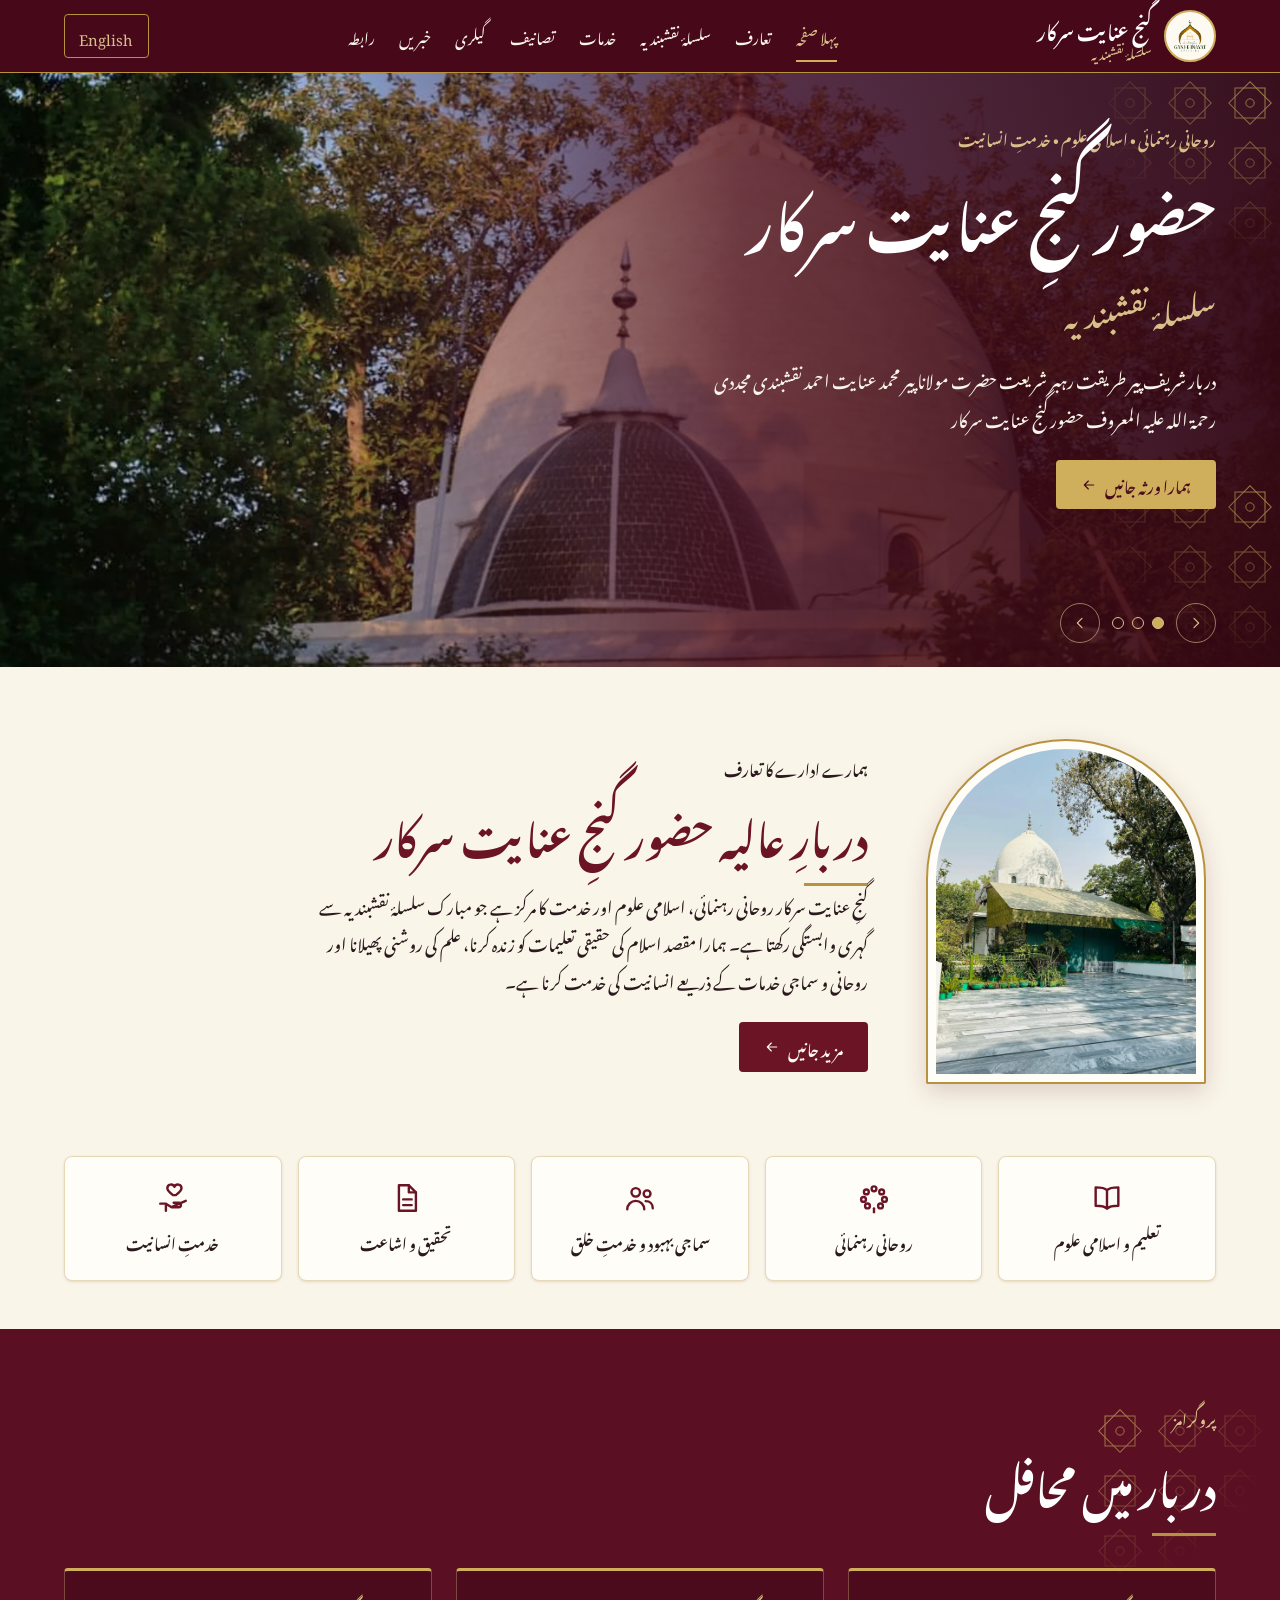
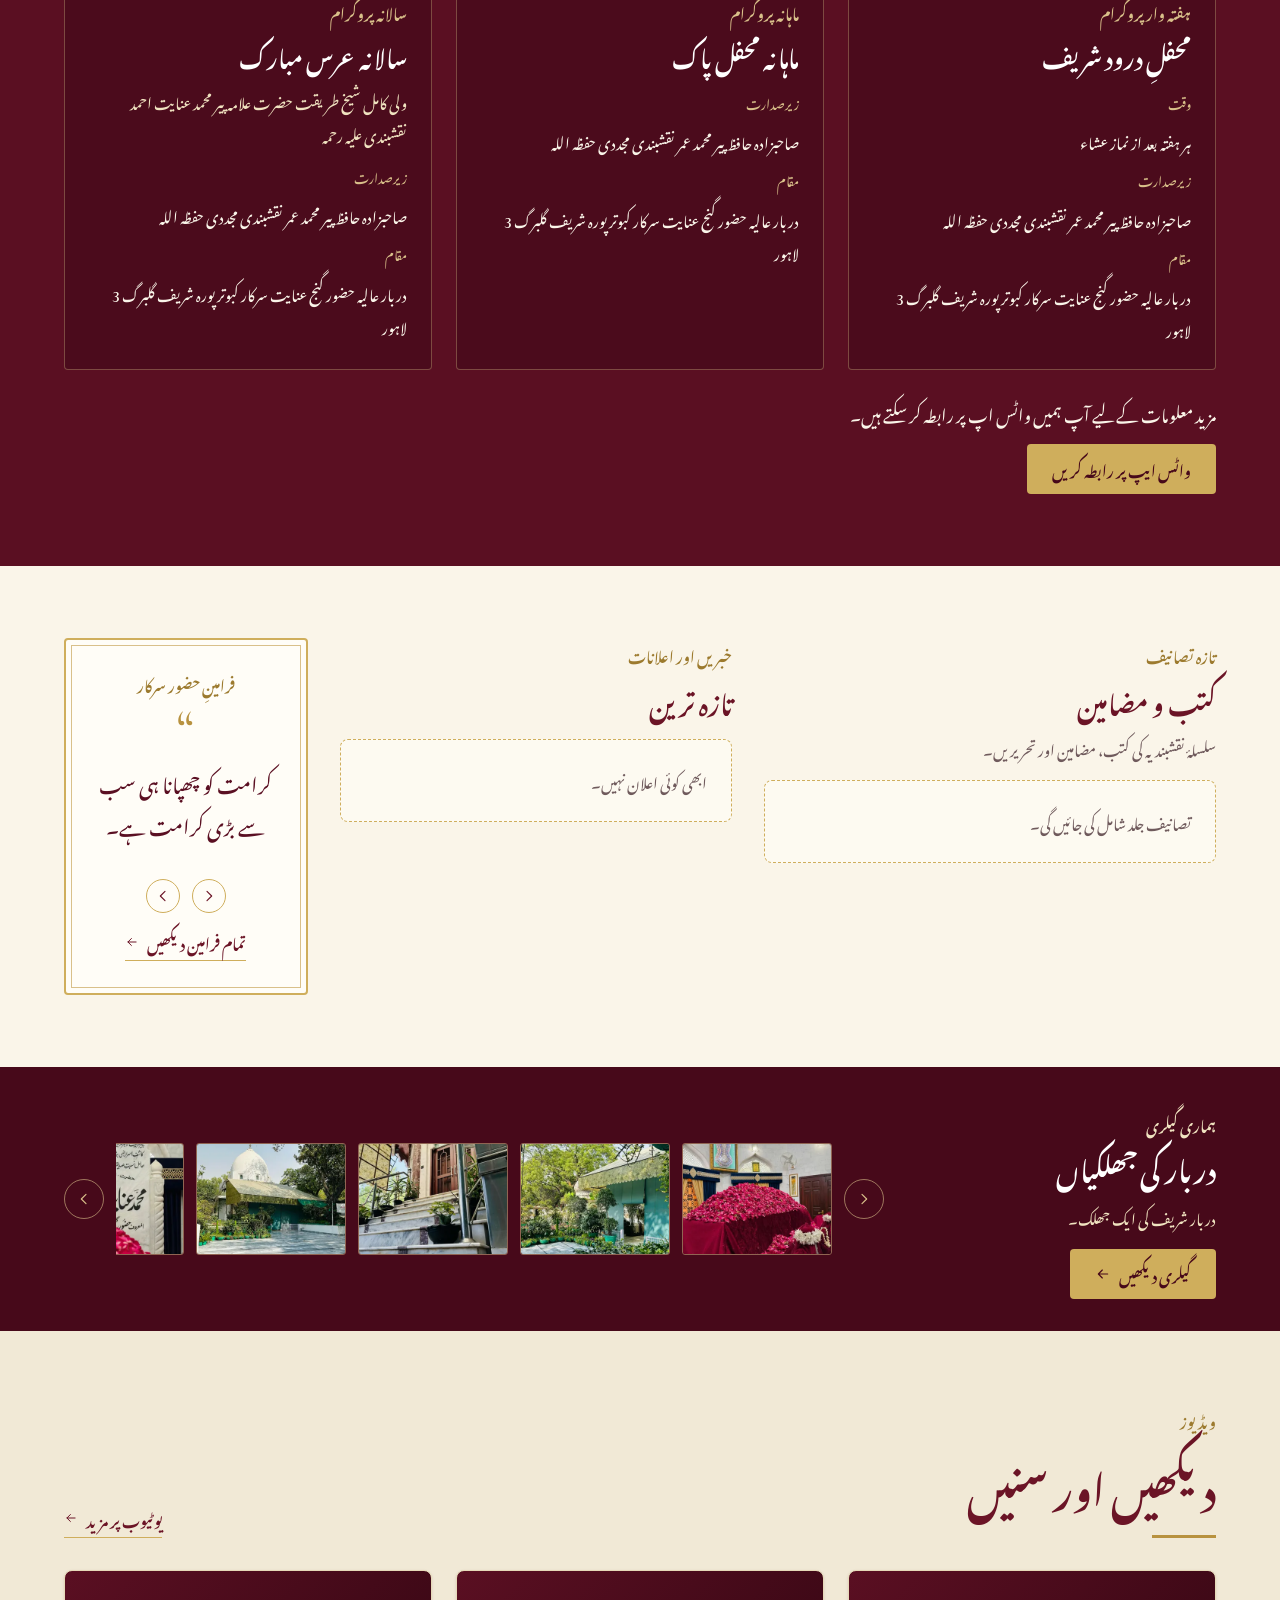
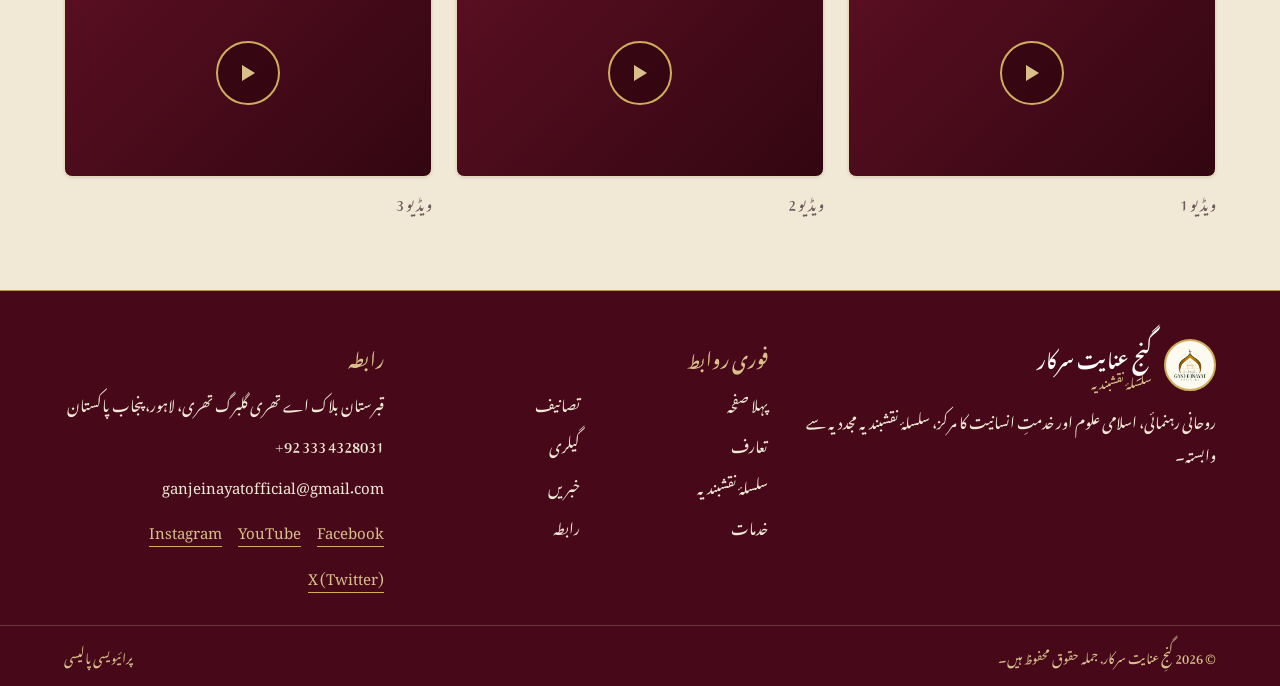
<file: index.html>
<!DOCTYPE html>
<html lang="en">
<head>
  <meta charset="utf-8">
  <meta http-equiv="refresh" content="0; url=/frontend/index.html">
  <script>window.location.replace("/frontend/index.html");</script>
  <title>Ganj-e-Inayat Sarkar</title>
</head>
<body>
  <a href="/frontend/index.html">Open website</a>
</body>
</html>
</file>
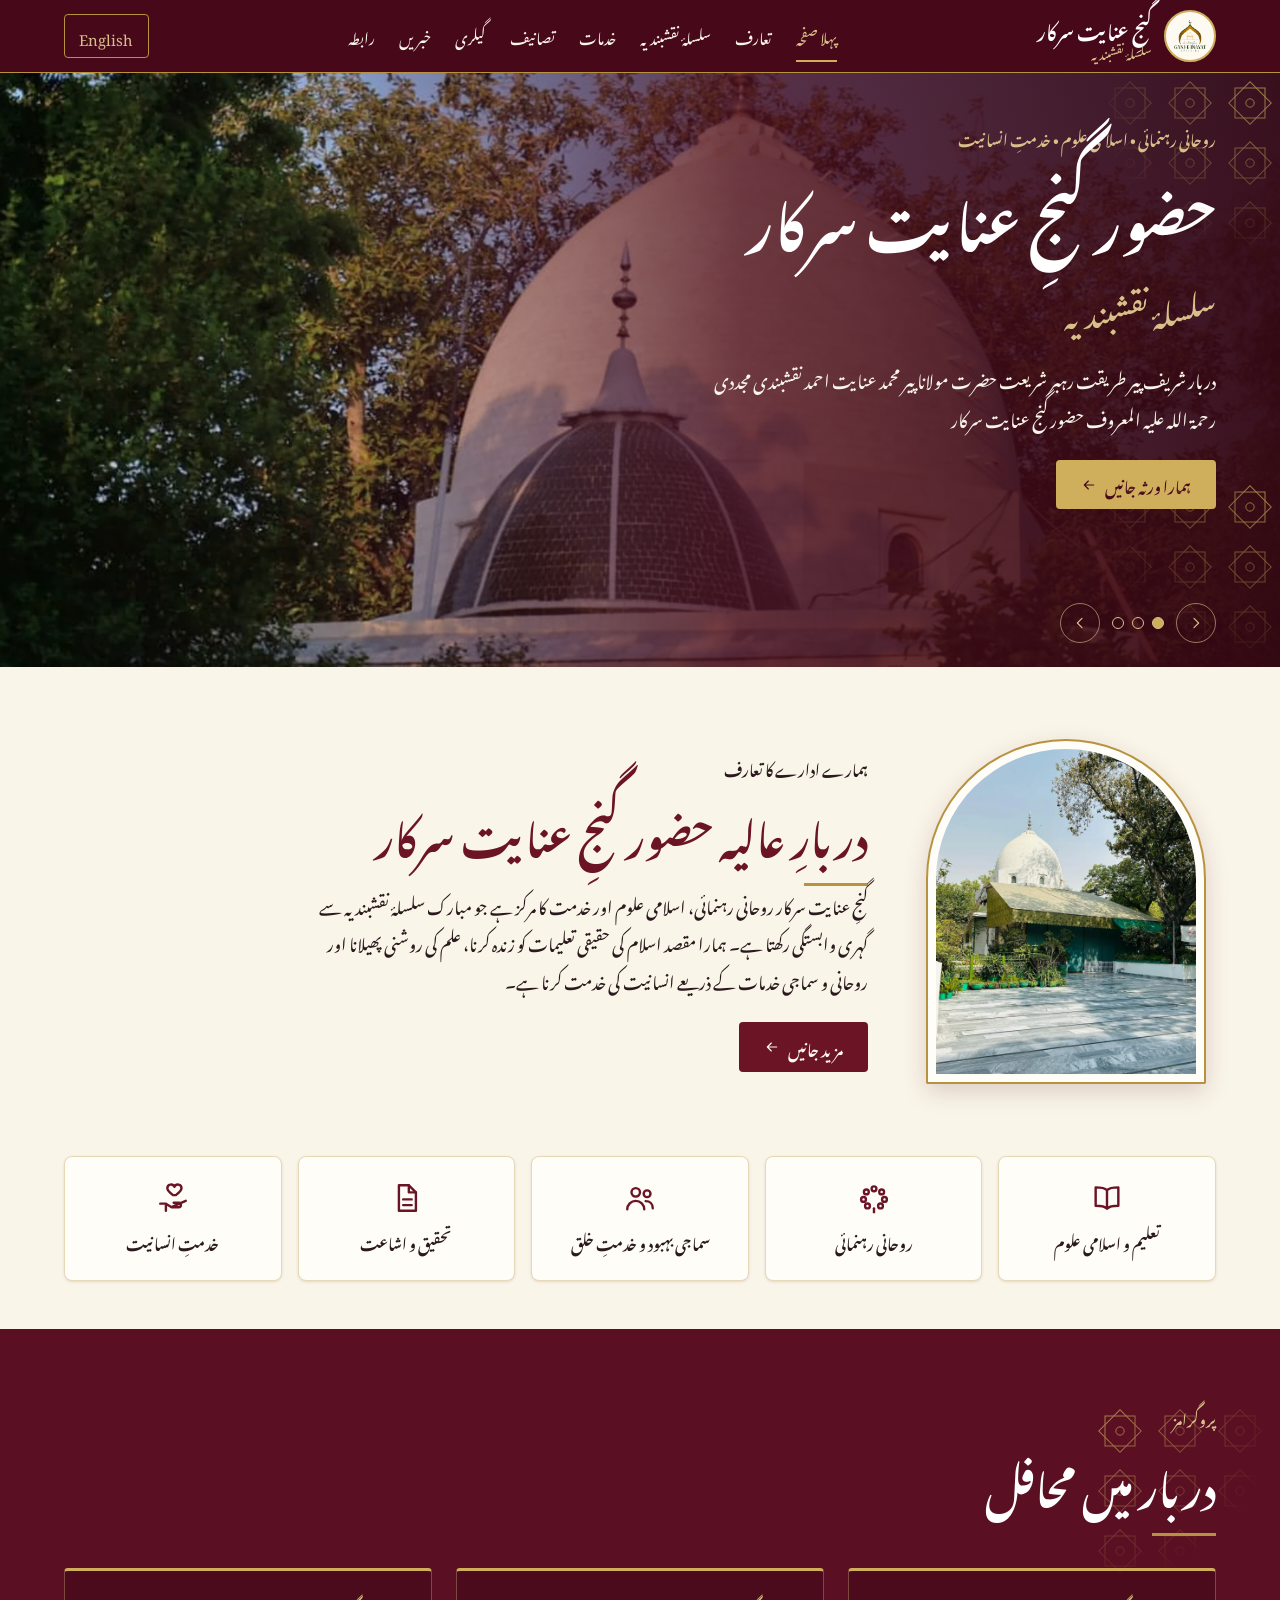
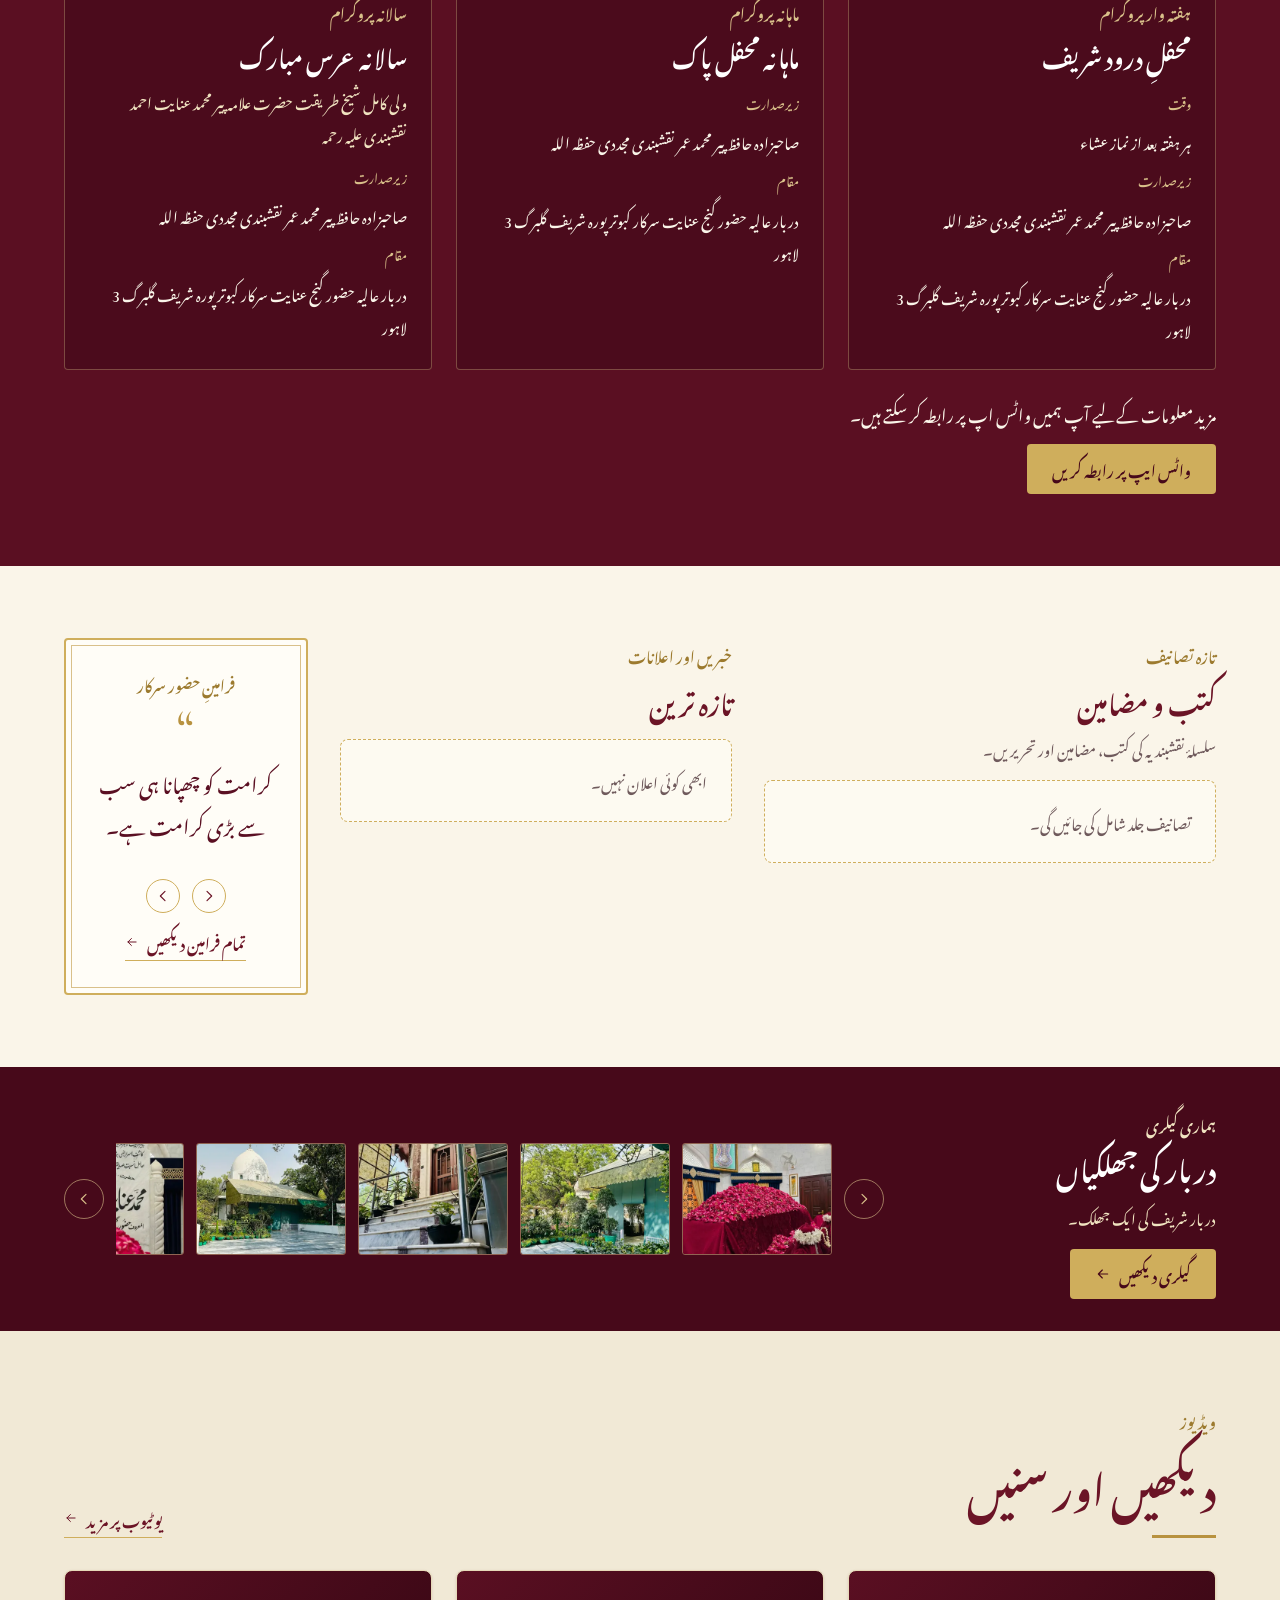
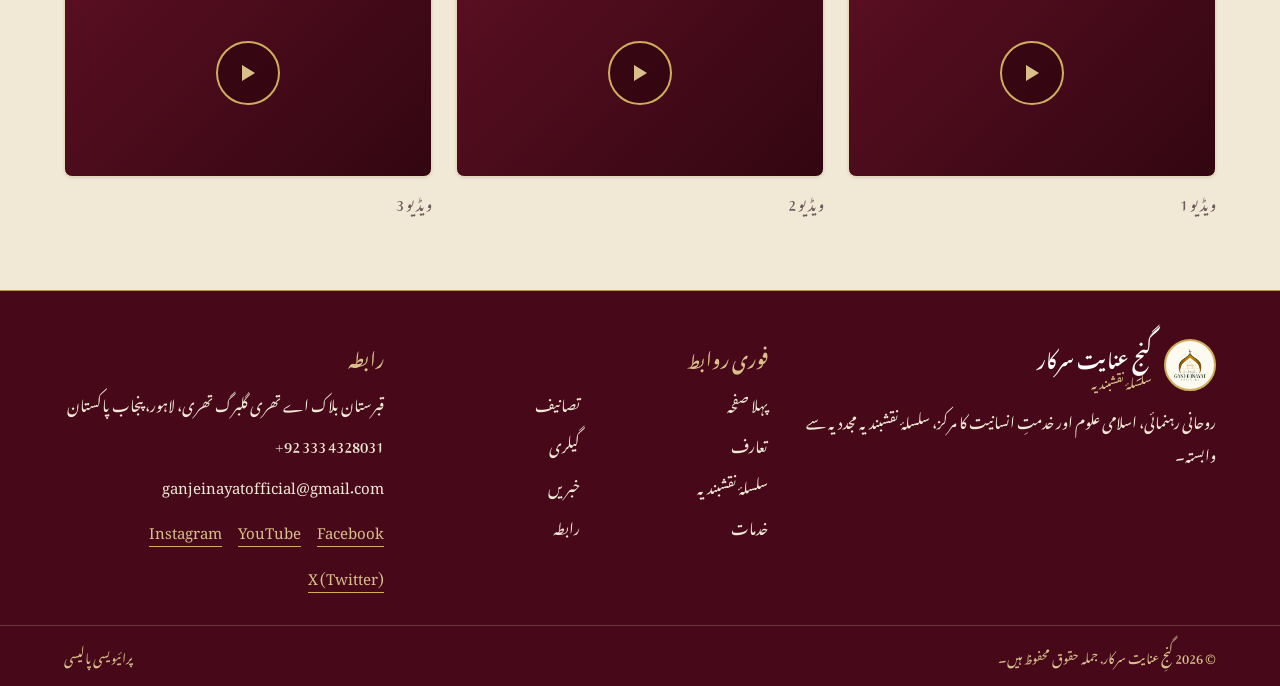
<file: frontend/index.html>
<!DOCTYPE html>
<html lang="ur" dir="rtl">
<head>
<meta charset="utf-8">
<meta name="viewport" content="width=device-width, initial-scale=1">
<title>Home | Ganj-e-Inayat Sarkar</title>
<meta name="description" content="Official website of Darbar-e-Aaliya Hazoor Ganj-e-Inayat Sarkar, Silsila-e-Naqshbandia, Lahore.">
<meta name="theme-color" content="#47091a">
<meta property="og:type" content="website">
<meta property="og:title" content="Ganj-e-Inayat Sarkar - Silsila-e-Naqshbandia">
<meta property="og:image" content="assets/brand/og-image.jpg">
<link rel="icon" href="assets/brand/favicon.ico" sizes="any">
<link rel="icon" type="image/png" sizes="32x32" href="assets/brand/favicon-32.png">
<link rel="apple-touch-icon" href="assets/brand/apple-touch-icon.png">
<script>(function(){try{var l=new URLSearchParams(location.search).get('lang')||localStorage.getItem('gis-lang')||'ur';if(l!=='en'&&l!=='ur')l='ur';document.documentElement.lang=l;document.documentElement.dir=l==='ur'?'rtl':'ltr';}catch(e){}})();</script>
<link rel="preconnect" href="https://fonts.googleapis.com">
<link rel="preconnect" href="https://fonts.gstatic.com" crossorigin>
<link rel="stylesheet" href="https://fonts.googleapis.com/css2?family=Cormorant+Garamond:wght@500;600;700&family=Noto+Nastaliq+Urdu:wght@400;600&family=Source+Sans+3:wght@400;600&display=swap">
<link rel="stylesheet" href="css/tokens.css">
<link rel="stylesheet" href="css/base.css">
<link rel="stylesheet" href="css/components.css">
<link rel="stylesheet" href="css/pages.css">
<link rel="stylesheet" href="css/rtl.css">
</head>
<body data-page="home">
<a class="skip-link" href="#main">Skip to content</a>
<div id="site-header"></div>
<main id="main">
  <section class="hero" id="hero" aria-label="Highlights"></section>
  <section class="section" id="home-about"></section>
  <section class="section section--tight" id="home-khidmaat" style="padding-top:0"></section>
  <section class="dark pattern-bg section" id="home-programs"></section>
  <section class="section" id="home-triple"></section>
  <section class="gallery-strip" id="home-gallery"></section>
  <section class="section section--alt" id="home-videos"></section>
</main>
<div id="site-footer"></div>
<script defer src="js/i18n.js"></script>
<script defer src="js/data.js"></script>
<script defer src="js/components.js"></script>
<script defer src="js/layout.js"></script>
<script defer src="js/pages/home.js"></script>
</body>
</html>
</file>
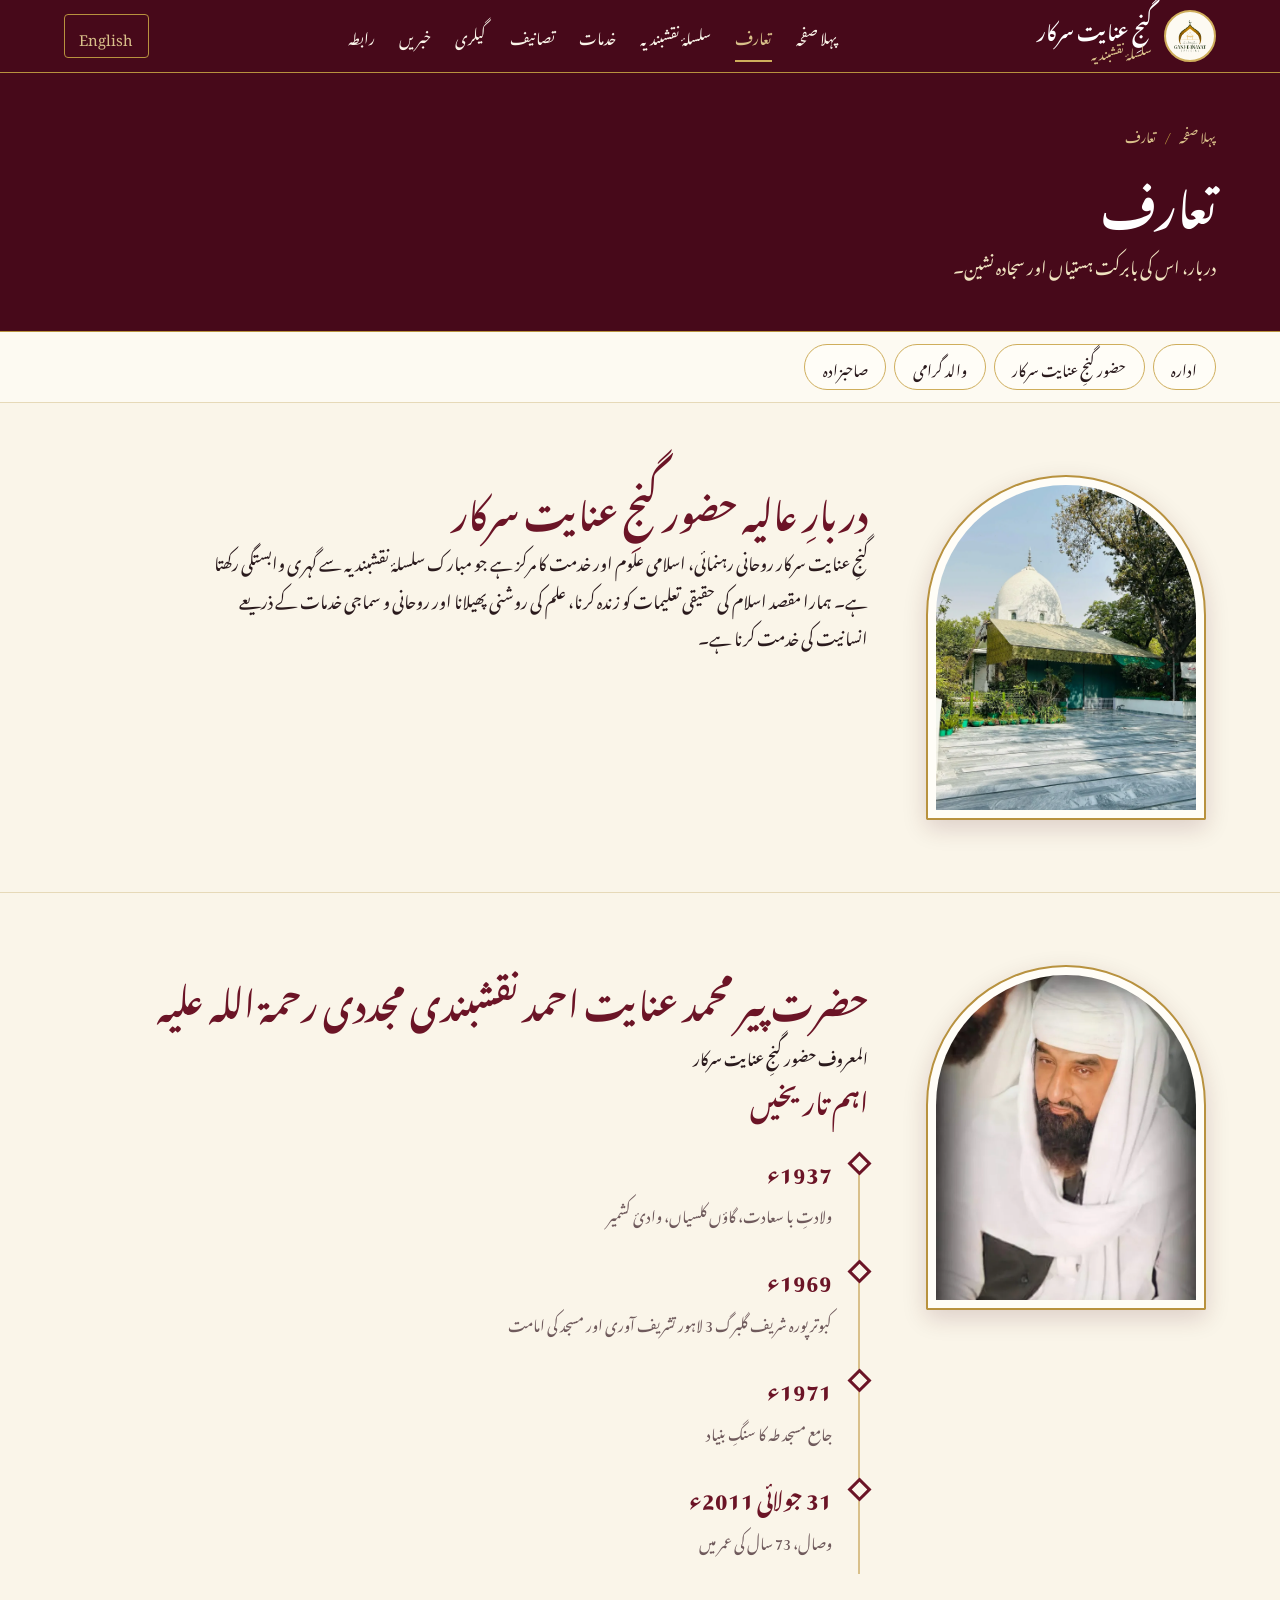
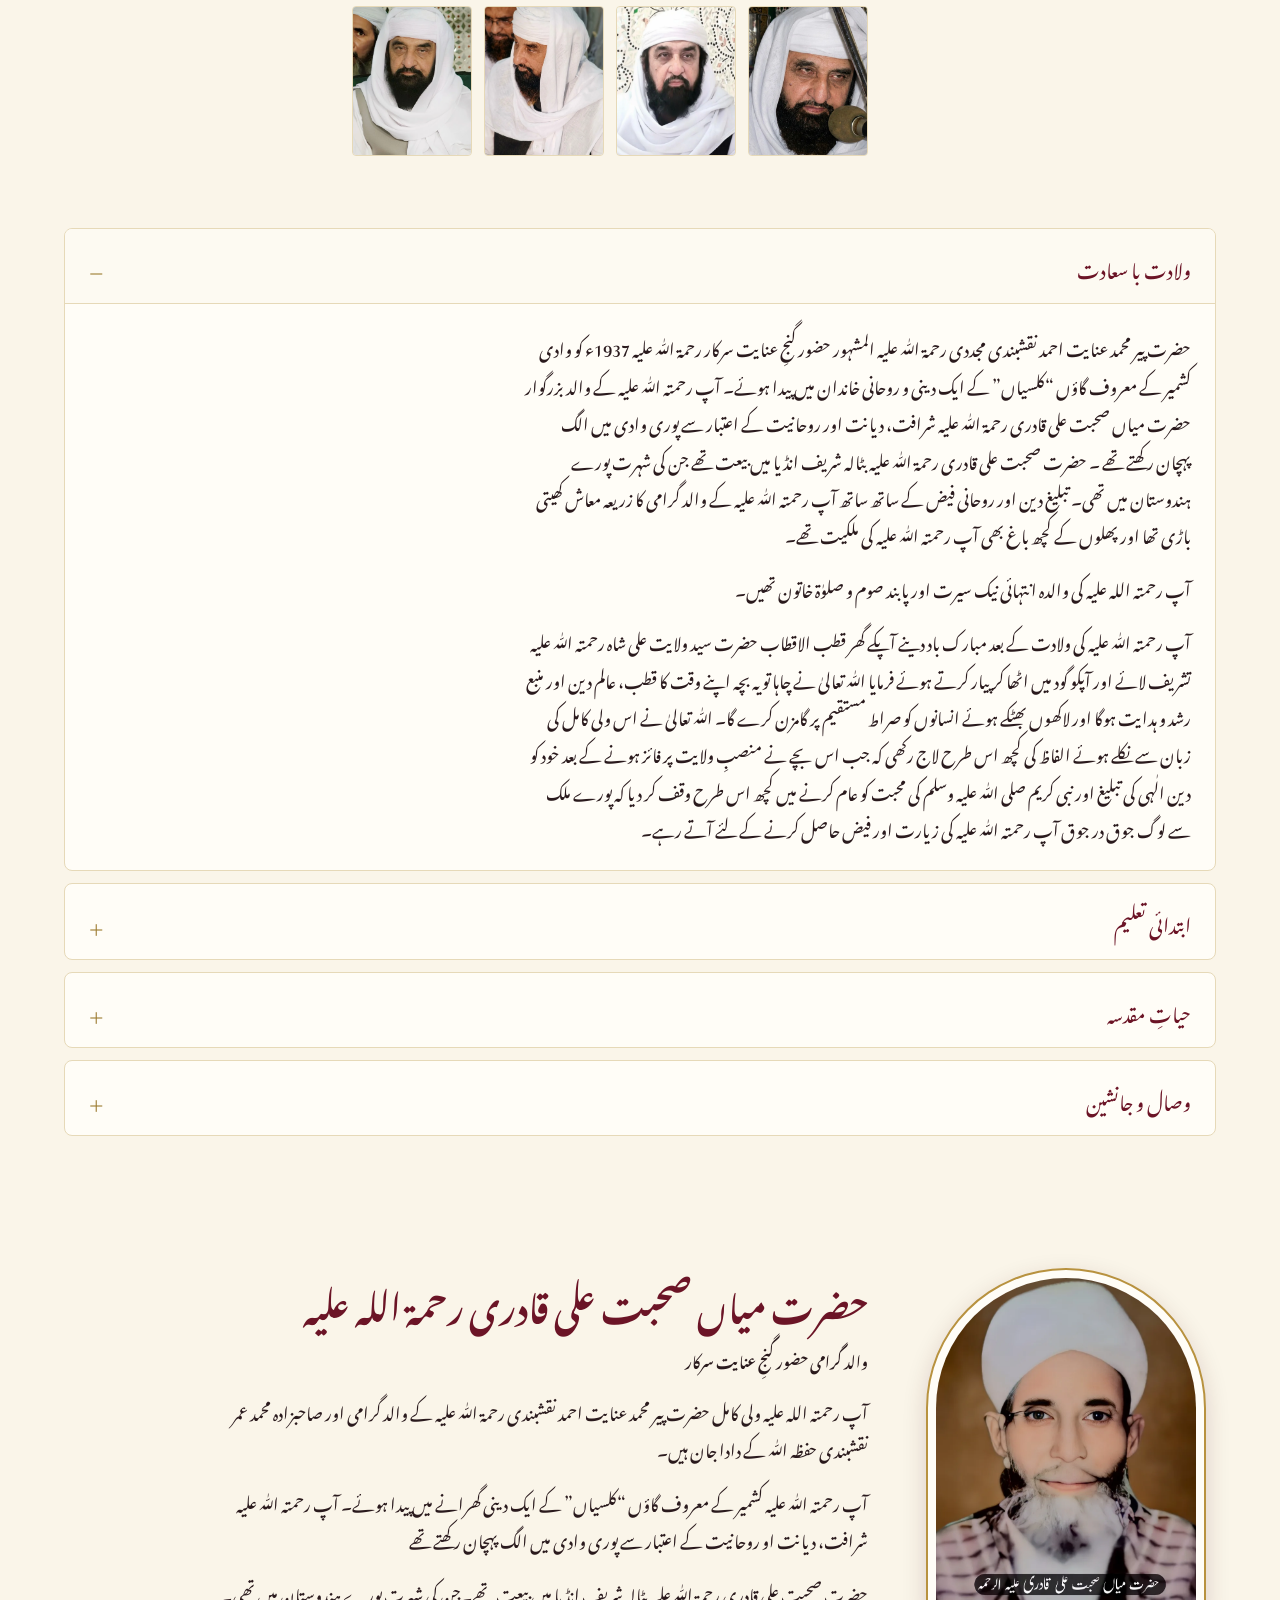
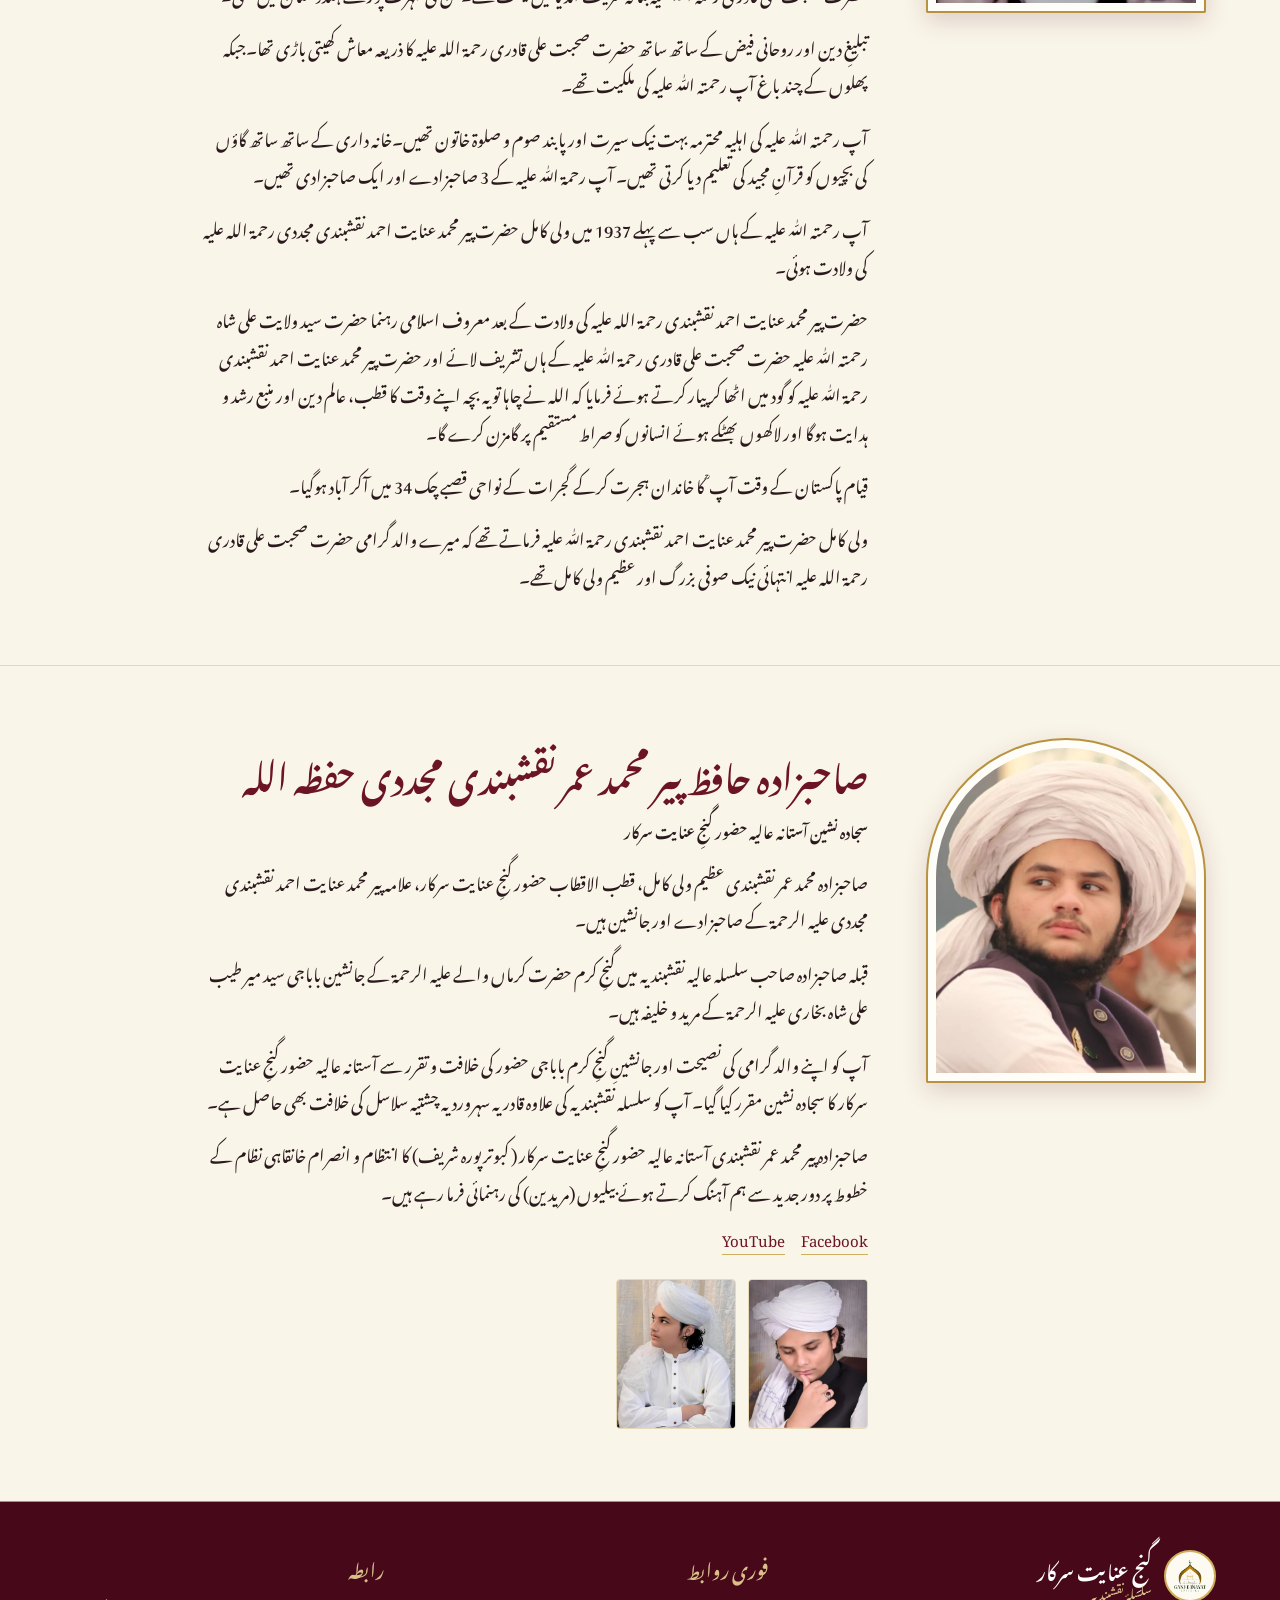
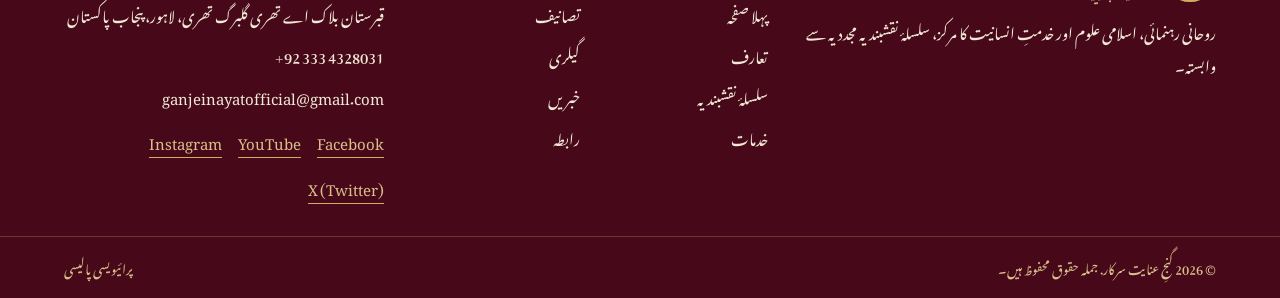
<file: frontend/about.html>
<!DOCTYPE html>
<html lang="ur" dir="rtl">
<head>
<meta charset="utf-8">
<meta name="viewport" content="width=device-width, initial-scale=1">
<title>About | Ganj-e-Inayat Sarkar</title>
<meta name="description" content="Official website of Darbar-e-Aaliya Hazoor Ganj-e-Inayat Sarkar, Silsila-e-Naqshbandia, Lahore.">
<meta name="theme-color" content="#47091a">
<meta property="og:type" content="website">
<meta property="og:title" content="Ganj-e-Inayat Sarkar - Silsila-e-Naqshbandia">
<meta property="og:image" content="assets/brand/og-image.jpg">
<link rel="icon" href="assets/brand/favicon.ico" sizes="any">
<link rel="icon" type="image/png" sizes="32x32" href="assets/brand/favicon-32.png">
<link rel="apple-touch-icon" href="assets/brand/apple-touch-icon.png">
<script>(function(){try{var l=new URLSearchParams(location.search).get('lang')||localStorage.getItem('gis-lang')||'ur';if(l!=='en'&&l!=='ur')l='ur';document.documentElement.lang=l;document.documentElement.dir=l==='ur'?'rtl':'ltr';}catch(e){}})();</script>
<link rel="preconnect" href="https://fonts.googleapis.com">
<link rel="preconnect" href="https://fonts.gstatic.com" crossorigin>
<link rel="stylesheet" href="https://fonts.googleapis.com/css2?family=Cormorant+Garamond:wght@500;600;700&family=Noto+Nastaliq+Urdu:wght@400;600&family=Source+Sans+3:wght@400;600&display=swap">
<link rel="stylesheet" href="css/tokens.css">
<link rel="stylesheet" href="css/base.css">
<link rel="stylesheet" href="css/components.css">
<link rel="stylesheet" href="css/pages.css">
<link rel="stylesheet" href="css/rtl.css">
</head>
<body data-page="about">
<a class="skip-link" href="#main">Skip to content</a>
<div id="site-header"></div>
<main id="main">
  <div class="page-hero pattern-bg">
    <div class="container">
      <nav aria-label="Breadcrumb"><ol class="breadcrumb"><li><a href="index.html" data-i18n="breadcrumb.home">Home</a></li><li aria-current="page" data-i18n="about.title"></li></ol></nav>
      <h1 data-i18n="about.title"></h1>
      <p data-i18n="about.subtitle"></p>
    </div>
  </div>
  <nav class="subnav" id="about-subnav" aria-label="Sections"></nav>
  <div id="about-root"></div>
</main>
<div id="site-footer"></div>
<script defer src="js/i18n.js"></script>
<script defer src="js/data.js"></script>
<script defer src="js/components.js"></script>
<script defer src="js/layout.js"></script>
<script defer src="js/pages/about.js"></script>
</body>
</html>
</file>
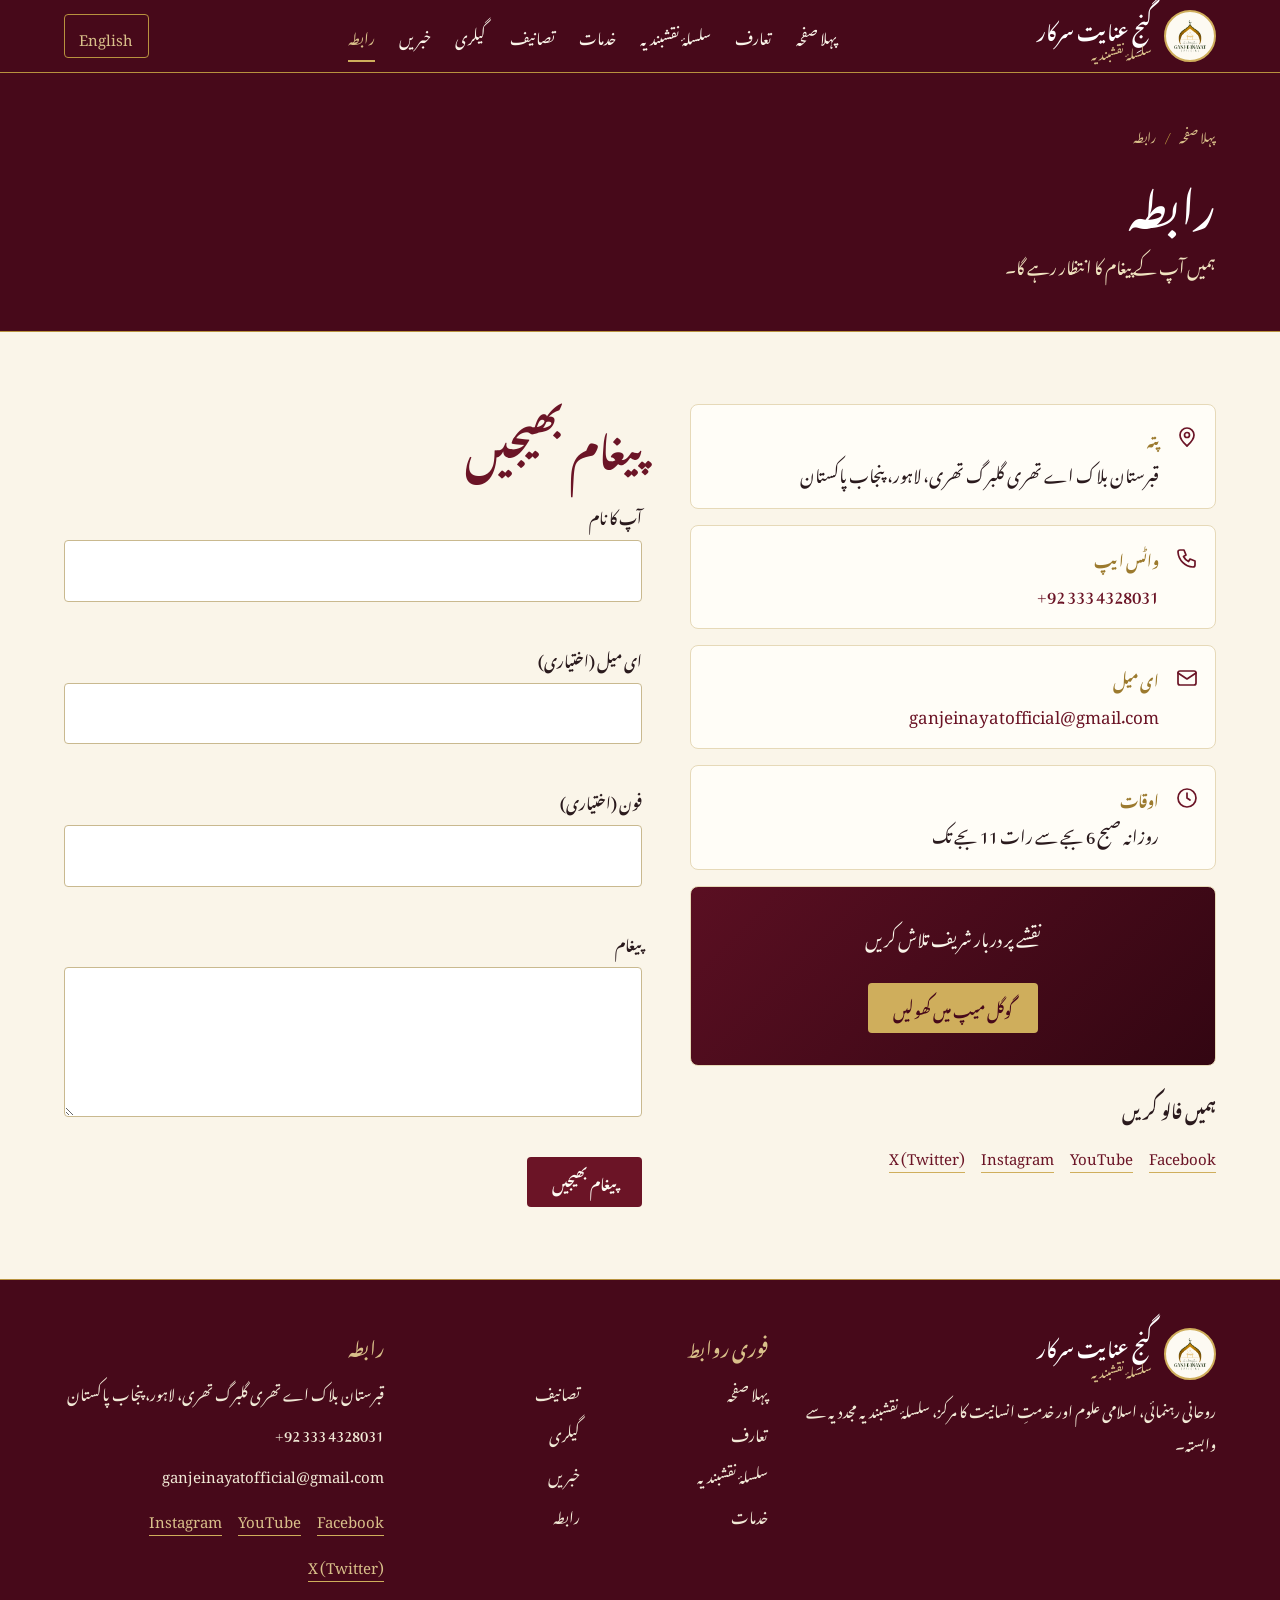
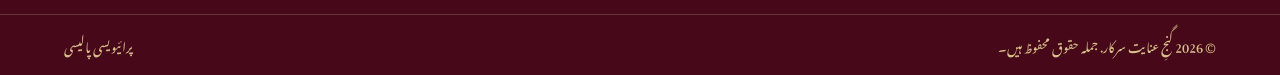
<file: frontend/contact.html>
<!DOCTYPE html>
<html lang="ur" dir="rtl">
<head>
<meta charset="utf-8">
<meta name="viewport" content="width=device-width, initial-scale=1">
<title>Contact | Ganj-e-Inayat Sarkar</title>
<meta name="description" content="Official website of Darbar-e-Aaliya Hazoor Ganj-e-Inayat Sarkar, Silsila-e-Naqshbandia, Lahore.">
<meta name="theme-color" content="#47091a">
<meta property="og:type" content="website">
<meta property="og:title" content="Ganj-e-Inayat Sarkar - Silsila-e-Naqshbandia">
<meta property="og:image" content="assets/brand/og-image.jpg">
<link rel="icon" href="assets/brand/favicon.ico" sizes="any">
<link rel="icon" type="image/png" sizes="32x32" href="assets/brand/favicon-32.png">
<link rel="apple-touch-icon" href="assets/brand/apple-touch-icon.png">
<script>(function(){try{var l=new URLSearchParams(location.search).get('lang')||localStorage.getItem('gis-lang')||'ur';if(l!=='en'&&l!=='ur')l='ur';document.documentElement.lang=l;document.documentElement.dir=l==='ur'?'rtl':'ltr';}catch(e){}})();</script>
<link rel="preconnect" href="https://fonts.googleapis.com">
<link rel="preconnect" href="https://fonts.gstatic.com" crossorigin>
<link rel="stylesheet" href="https://fonts.googleapis.com/css2?family=Cormorant+Garamond:wght@500;600;700&family=Noto+Nastaliq+Urdu:wght@400;600&family=Source+Sans+3:wght@400;600&display=swap">
<link rel="stylesheet" href="css/tokens.css">
<link rel="stylesheet" href="css/base.css">
<link rel="stylesheet" href="css/components.css">
<link rel="stylesheet" href="css/pages.css">
<link rel="stylesheet" href="css/rtl.css">
</head>
<body data-page="contact">
<a class="skip-link" href="#main">Skip to content</a>
<div id="site-header"></div>
<main id="main">
  <div class="page-hero pattern-bg">
    <div class="container">
      <nav aria-label="Breadcrumb"><ol class="breadcrumb"><li><a href="index.html" data-i18n="breadcrumb.home">Home</a></li><li aria-current="page" data-i18n="contact.title"></li></ol></nav>
      <h1 data-i18n="contact.title"></h1>
      <p data-i18n="contact.subtitle"></p>
    </div>
  </div>
  <section class="section"><div class="container" id="contact-root"></div></section>
</main>
<div id="site-footer"></div>
<script defer src="js/i18n.js"></script>
<script defer src="js/data.js"></script>
<script defer src="js/components.js"></script>
<script defer src="js/layout.js"></script>
<script defer src="js/pages/contact.js"></script>
</body>
</html>
</file>
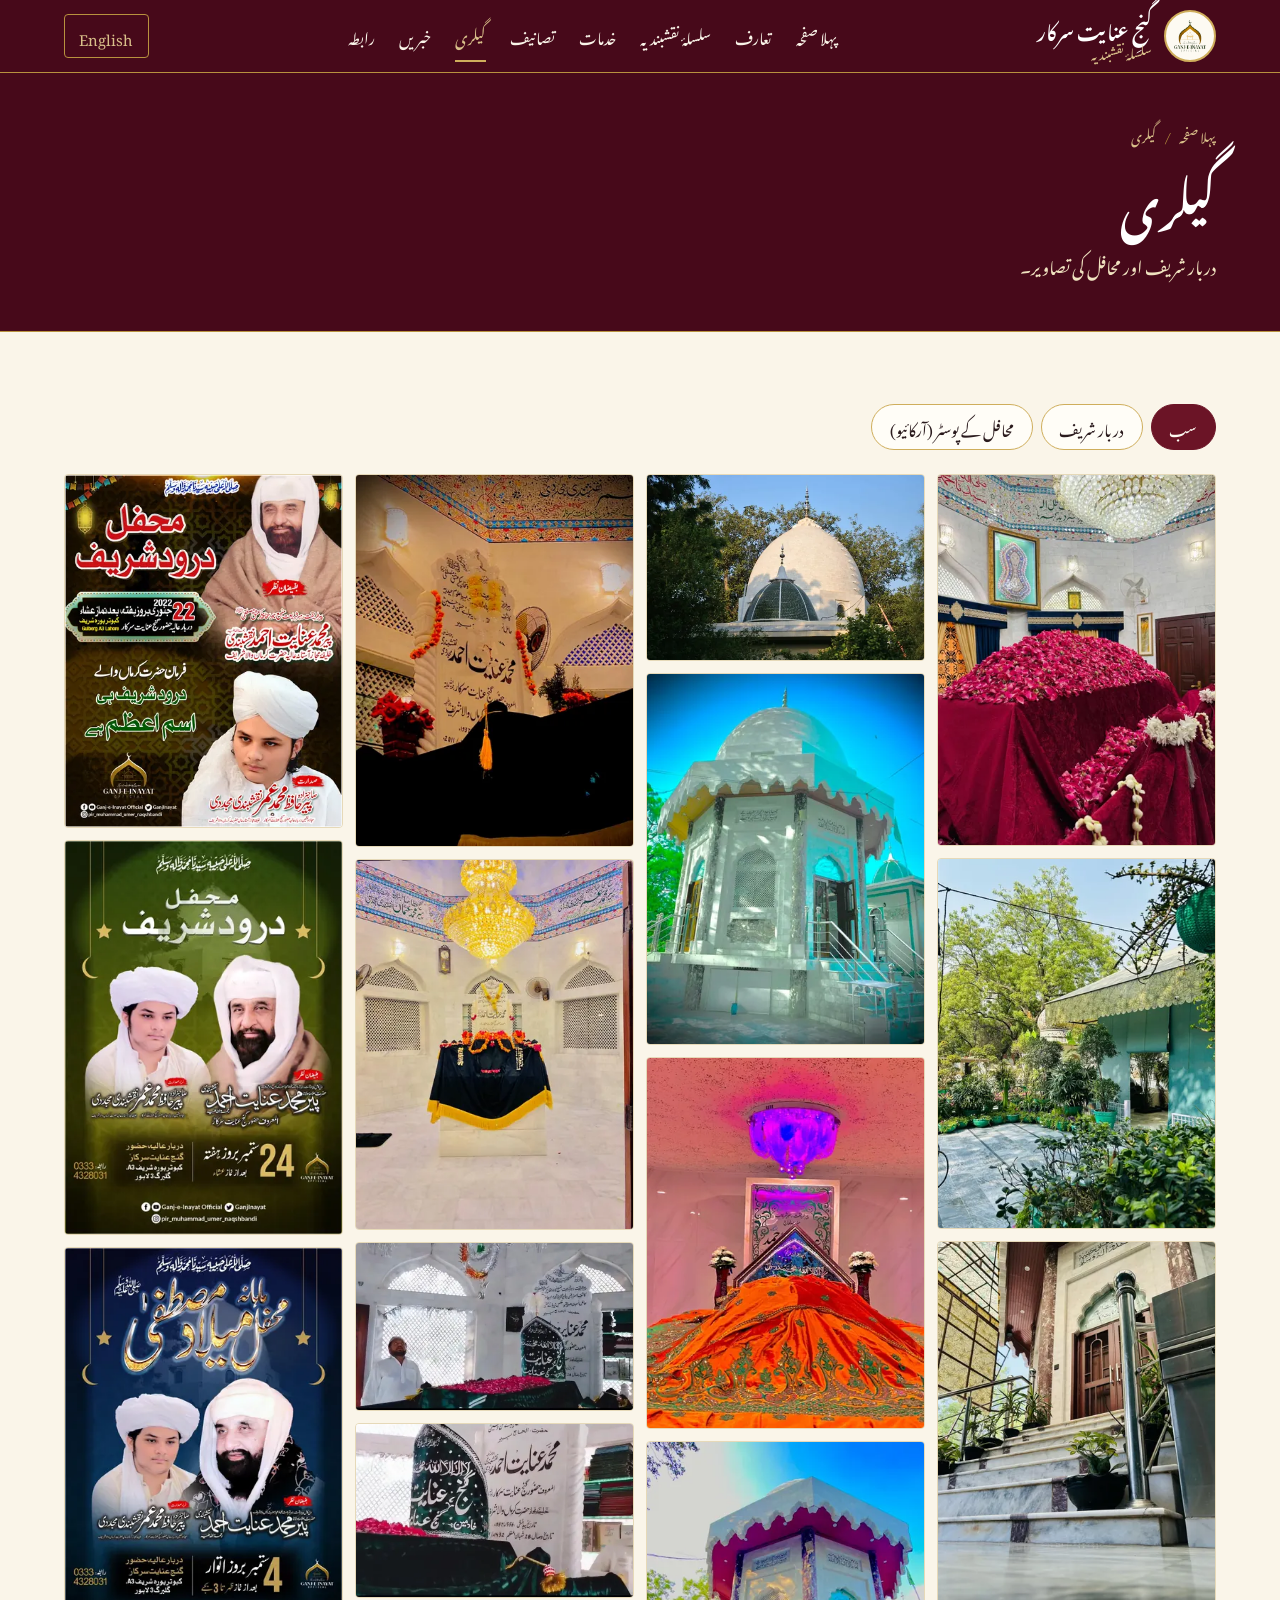
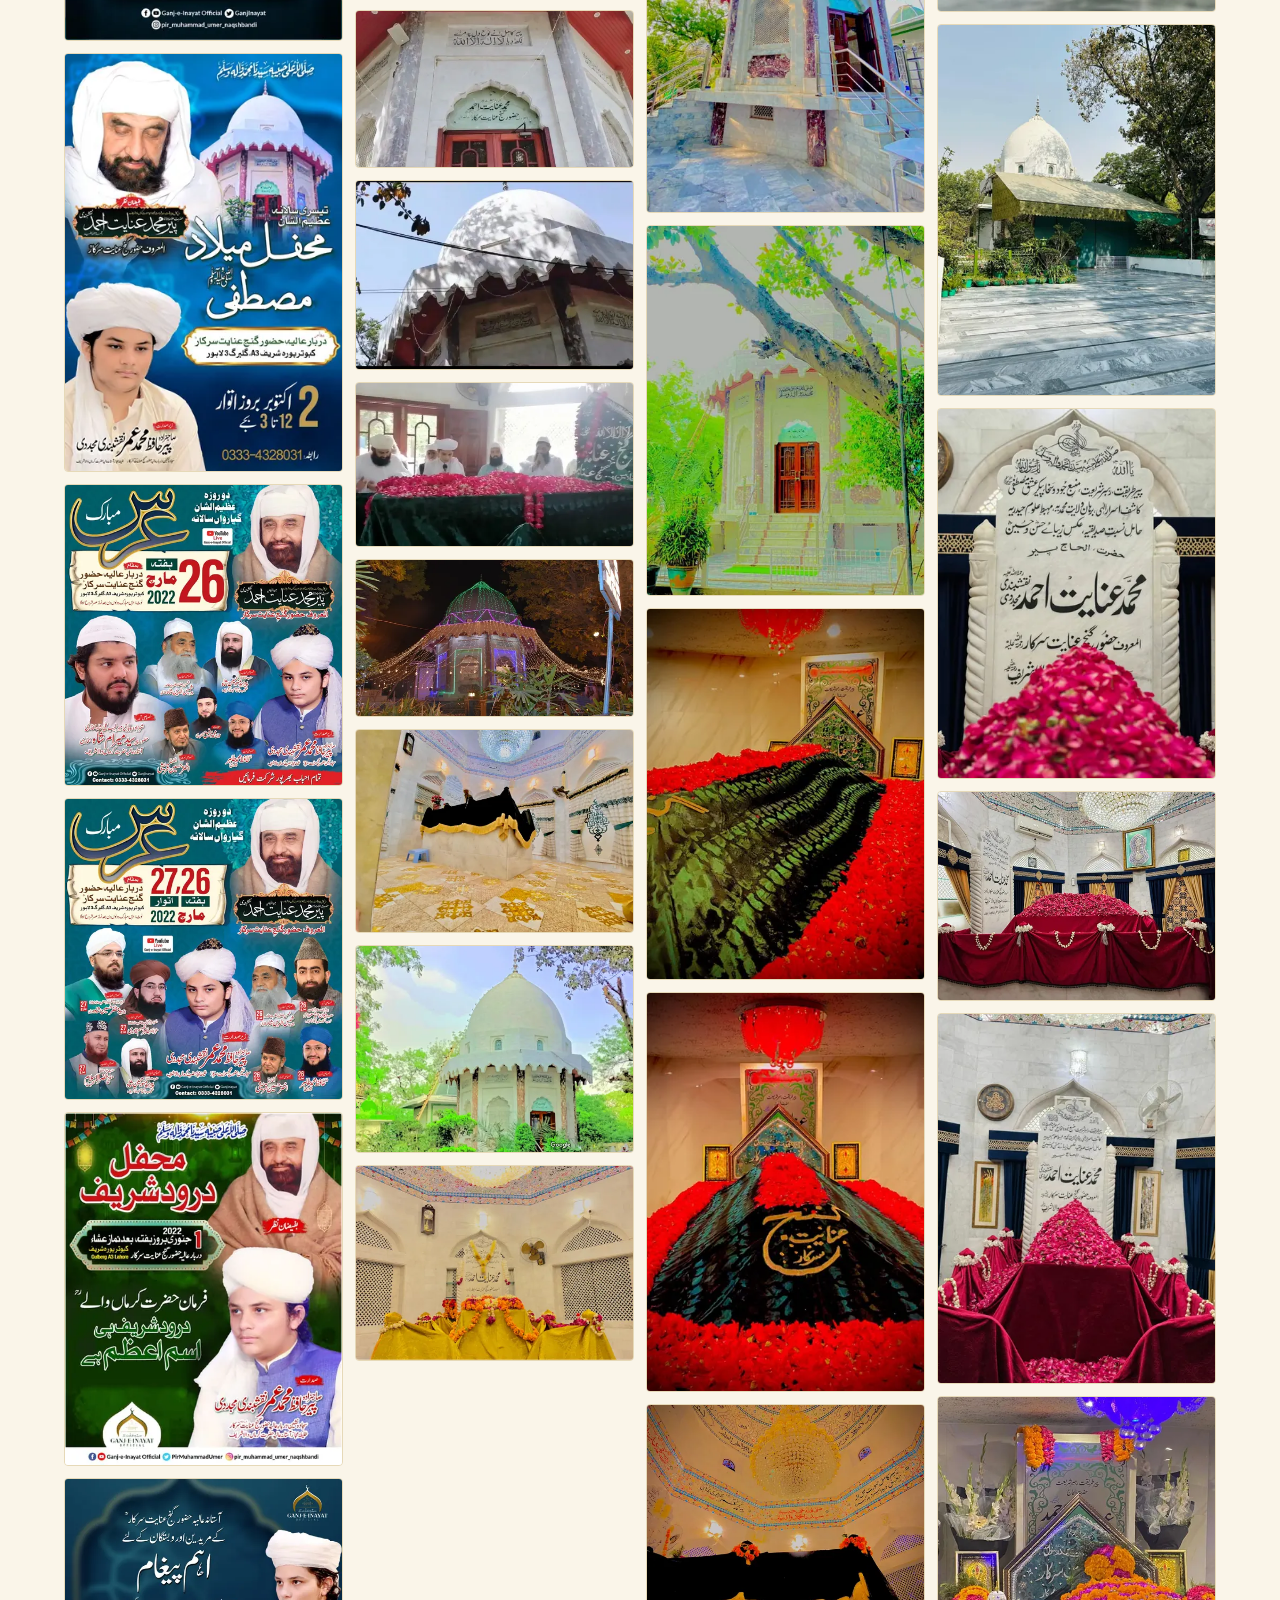
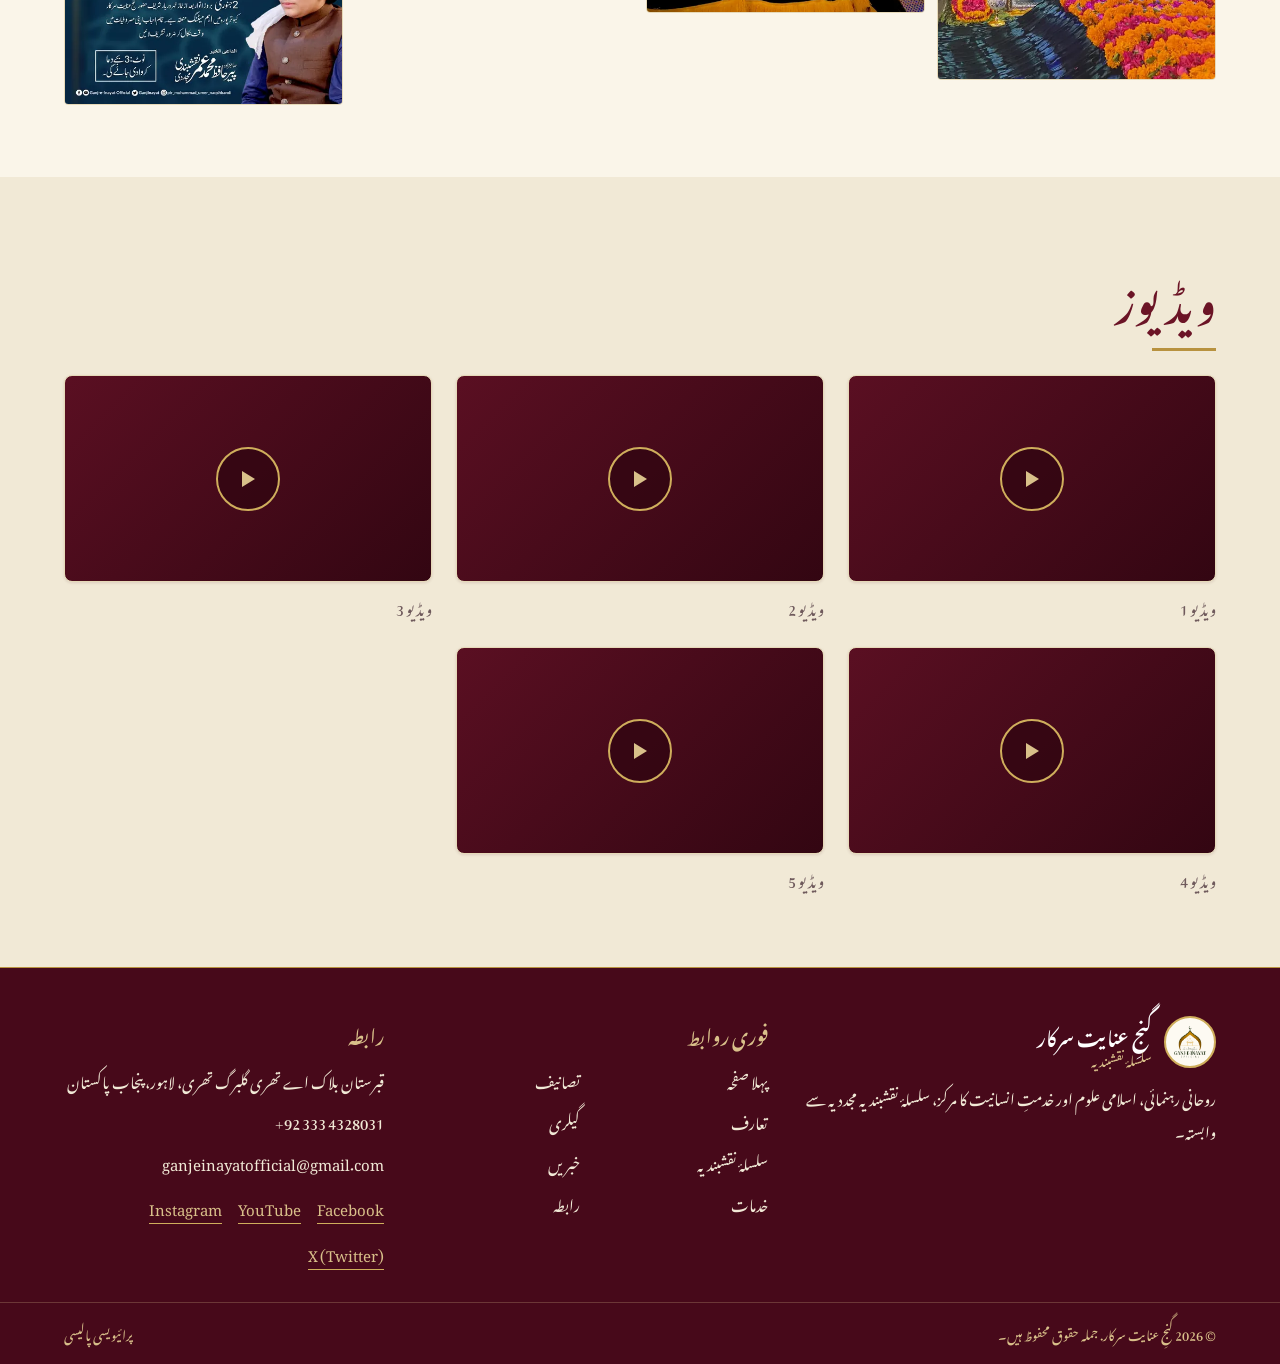
<file: frontend/gallery.html>
<!DOCTYPE html>
<html lang="ur" dir="rtl">
<head>
<meta charset="utf-8">
<meta name="viewport" content="width=device-width, initial-scale=1">
<title>Gallery | Ganj-e-Inayat Sarkar</title>
<meta name="description" content="Official website of Darbar-e-Aaliya Hazoor Ganj-e-Inayat Sarkar, Silsila-e-Naqshbandia, Lahore.">
<meta name="theme-color" content="#47091a">
<meta property="og:type" content="website">
<meta property="og:title" content="Ganj-e-Inayat Sarkar - Silsila-e-Naqshbandia">
<meta property="og:image" content="assets/brand/og-image.jpg">
<link rel="icon" href="assets/brand/favicon.ico" sizes="any">
<link rel="icon" type="image/png" sizes="32x32" href="assets/brand/favicon-32.png">
<link rel="apple-touch-icon" href="assets/brand/apple-touch-icon.png">
<script>(function(){try{var l=new URLSearchParams(location.search).get('lang')||localStorage.getItem('gis-lang')||'ur';if(l!=='en'&&l!=='ur')l='ur';document.documentElement.lang=l;document.documentElement.dir=l==='ur'?'rtl':'ltr';}catch(e){}})();</script>
<link rel="preconnect" href="https://fonts.googleapis.com">
<link rel="preconnect" href="https://fonts.gstatic.com" crossorigin>
<link rel="stylesheet" href="https://fonts.googleapis.com/css2?family=Cormorant+Garamond:wght@500;600;700&family=Noto+Nastaliq+Urdu:wght@400;600&family=Source+Sans+3:wght@400;600&display=swap">
<link rel="stylesheet" href="css/tokens.css">
<link rel="stylesheet" href="css/base.css">
<link rel="stylesheet" href="css/components.css">
<link rel="stylesheet" href="css/pages.css">
<link rel="stylesheet" href="css/rtl.css">
</head>
<body data-page="gallery">
<a class="skip-link" href="#main">Skip to content</a>
<div id="site-header"></div>
<main id="main">
  <div class="page-hero pattern-bg">
    <div class="container">
      <nav aria-label="Breadcrumb"><ol class="breadcrumb"><li><a href="index.html" data-i18n="breadcrumb.home">Home</a></li><li aria-current="page" data-i18n="gallery.title"></li></ol></nav>
      <h1 data-i18n="gallery.title"></h1>
      <p data-i18n="gallery.subtitle"></p>
    </div>
  </div>
  <div id="gallery-root"></div>
</main>
<div id="site-footer"></div>
<script defer src="js/i18n.js"></script>
<script defer src="js/data.js"></script>
<script defer src="js/components.js"></script>
<script defer src="js/layout.js"></script>
<script defer src="js/pages/gallery.js"></script>
</body>
</html>
</file>
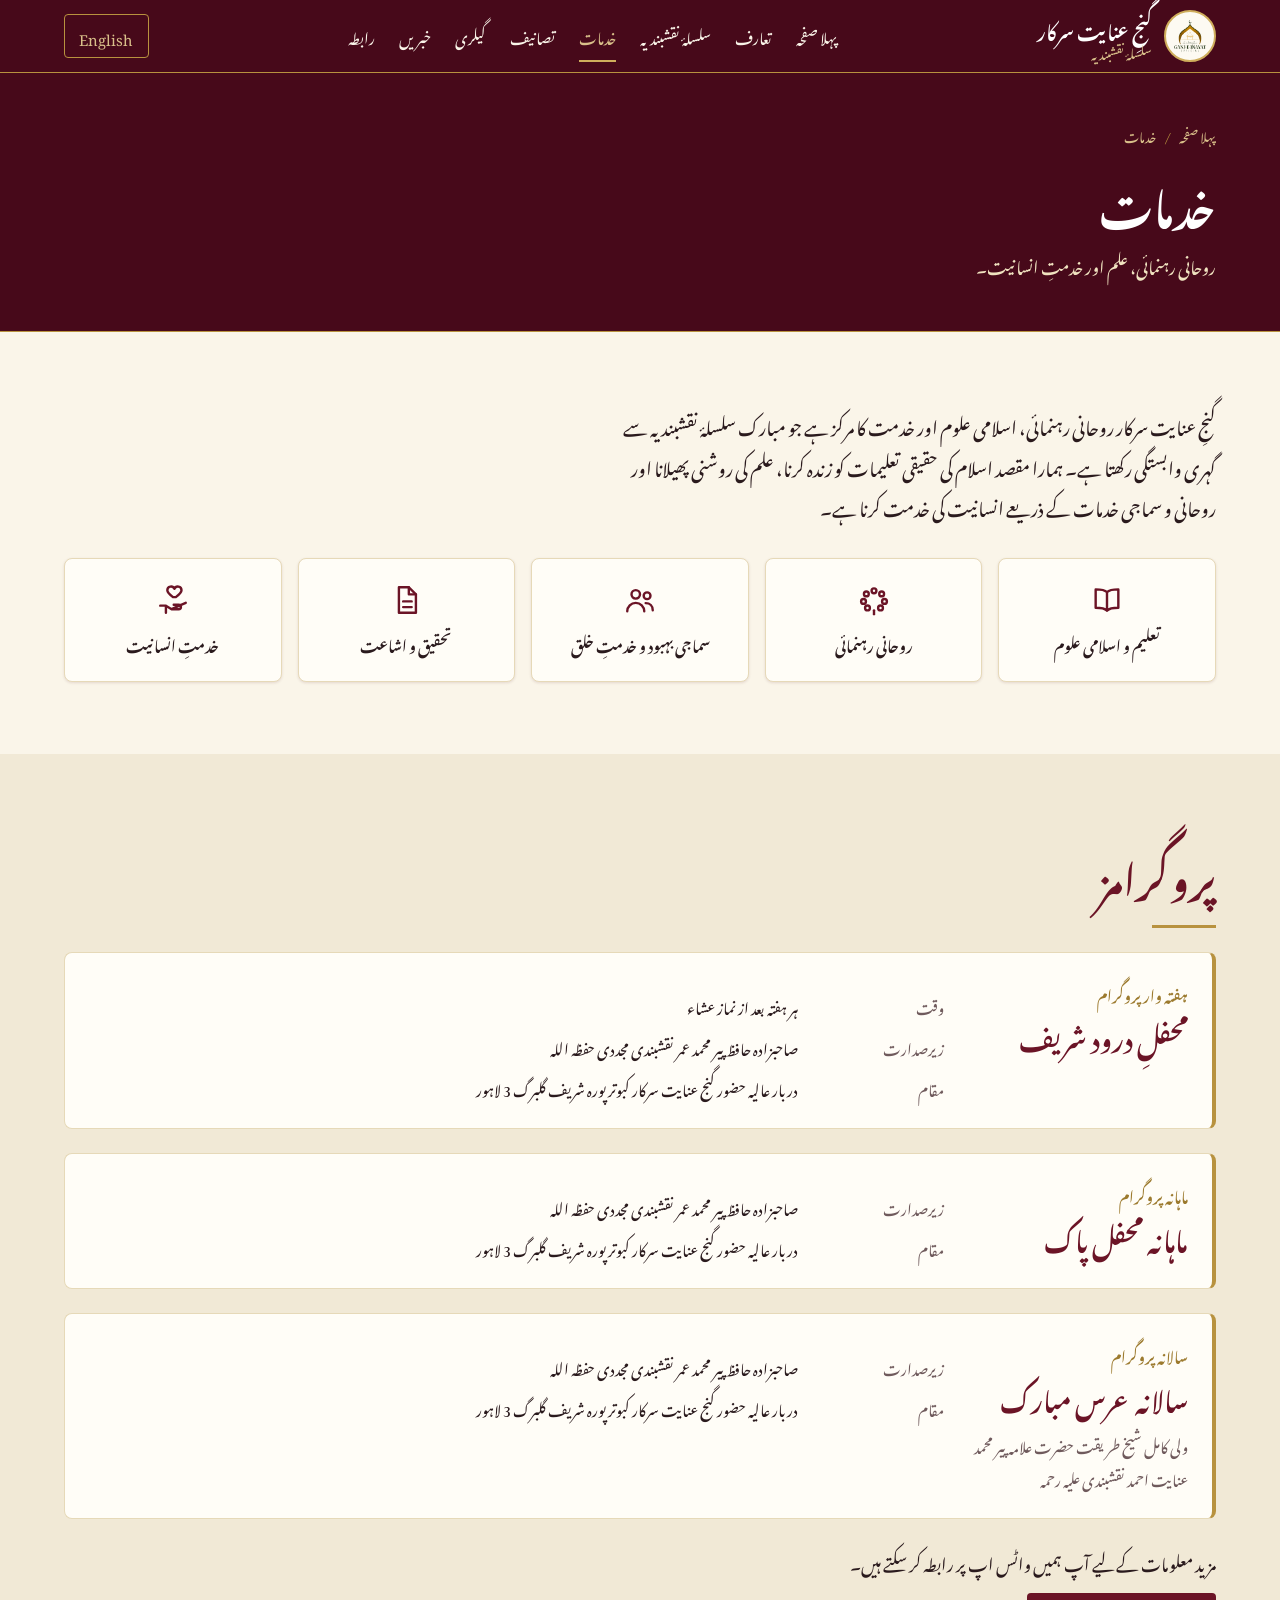
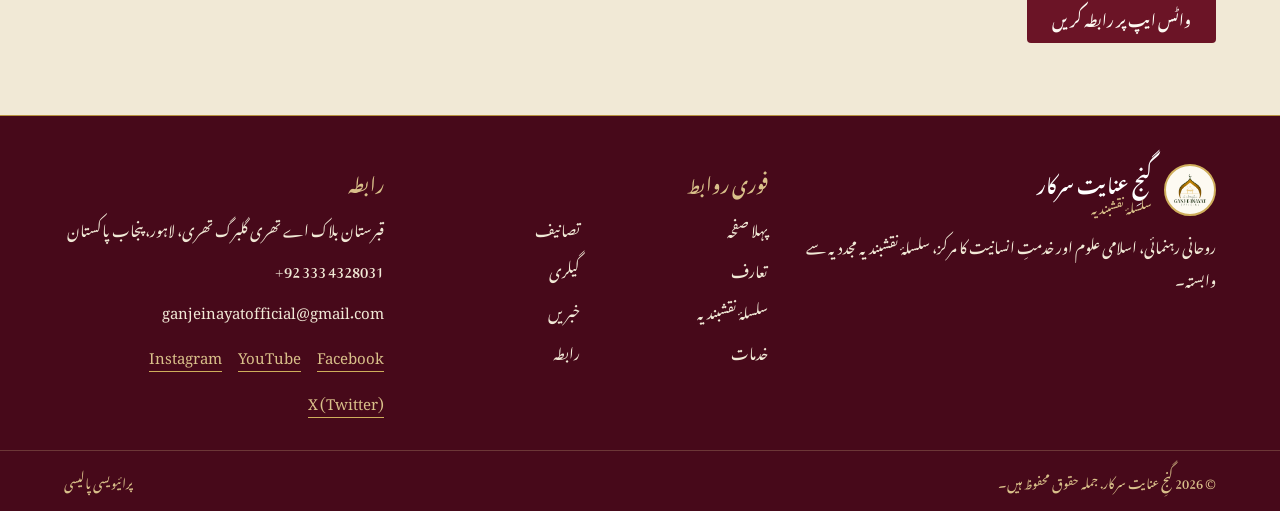
<file: frontend/khidmaat.html>
<!DOCTYPE html>
<html lang="ur" dir="rtl">
<head>
<meta charset="utf-8">
<meta name="viewport" content="width=device-width, initial-scale=1">
<title>Khidmaat | Ganj-e-Inayat Sarkar</title>
<meta name="description" content="Official website of Darbar-e-Aaliya Hazoor Ganj-e-Inayat Sarkar, Silsila-e-Naqshbandia, Lahore.">
<meta name="theme-color" content="#47091a">
<meta property="og:type" content="website">
<meta property="og:title" content="Ganj-e-Inayat Sarkar - Silsila-e-Naqshbandia">
<meta property="og:image" content="assets/brand/og-image.jpg">
<link rel="icon" href="assets/brand/favicon.ico" sizes="any">
<link rel="icon" type="image/png" sizes="32x32" href="assets/brand/favicon-32.png">
<link rel="apple-touch-icon" href="assets/brand/apple-touch-icon.png">
<script>(function(){try{var l=new URLSearchParams(location.search).get('lang')||localStorage.getItem('gis-lang')||'ur';if(l!=='en'&&l!=='ur')l='ur';document.documentElement.lang=l;document.documentElement.dir=l==='ur'?'rtl':'ltr';}catch(e){}})();</script>
<link rel="preconnect" href="https://fonts.googleapis.com">
<link rel="preconnect" href="https://fonts.gstatic.com" crossorigin>
<link rel="stylesheet" href="https://fonts.googleapis.com/css2?family=Cormorant+Garamond:wght@500;600;700&family=Noto+Nastaliq+Urdu:wght@400;600&family=Source+Sans+3:wght@400;600&display=swap">
<link rel="stylesheet" href="css/tokens.css">
<link rel="stylesheet" href="css/base.css">
<link rel="stylesheet" href="css/components.css">
<link rel="stylesheet" href="css/pages.css">
<link rel="stylesheet" href="css/rtl.css">
</head>
<body data-page="khidmaat">
<a class="skip-link" href="#main">Skip to content</a>
<div id="site-header"></div>
<main id="main">
  <div class="page-hero pattern-bg">
    <div class="container">
      <nav aria-label="Breadcrumb"><ol class="breadcrumb"><li><a href="index.html" data-i18n="breadcrumb.home">Home</a></li><li aria-current="page" data-i18n="khidmaat.title"></li></ol></nav>
      <h1 data-i18n="khidmaat.title"></h1>
      <p data-i18n="khidmaat.subtitle"></p>
    </div>
  </div>
  <div id="khidmaat-root"></div>
</main>
<div id="site-footer"></div>
<script defer src="js/i18n.js"></script>
<script defer src="js/data.js"></script>
<script defer src="js/components.js"></script>
<script defer src="js/layout.js"></script>
<script defer src="js/pages/khidmaat.js"></script>
</body>
</html>
</file>
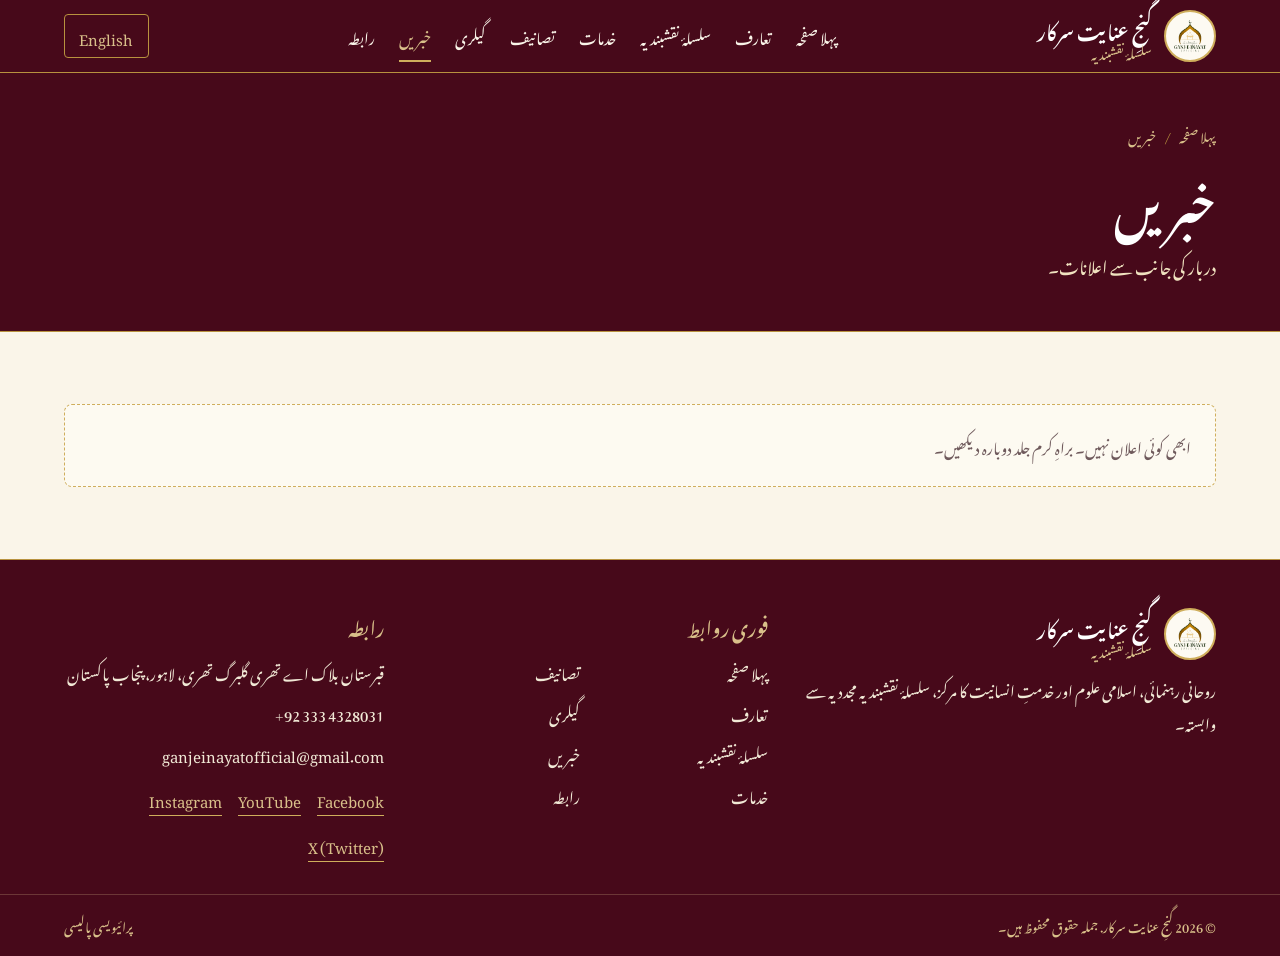
<file: frontend/news.html>
<!DOCTYPE html>
<html lang="ur" dir="rtl">
<head>
<meta charset="utf-8">
<meta name="viewport" content="width=device-width, initial-scale=1">
<title>News | Ganj-e-Inayat Sarkar</title>
<meta name="description" content="Official website of Darbar-e-Aaliya Hazoor Ganj-e-Inayat Sarkar, Silsila-e-Naqshbandia, Lahore.">
<meta name="theme-color" content="#47091a">
<meta property="og:type" content="website">
<meta property="og:title" content="Ganj-e-Inayat Sarkar - Silsila-e-Naqshbandia">
<meta property="og:image" content="assets/brand/og-image.jpg">
<link rel="icon" href="assets/brand/favicon.ico" sizes="any">
<link rel="icon" type="image/png" sizes="32x32" href="assets/brand/favicon-32.png">
<link rel="apple-touch-icon" href="assets/brand/apple-touch-icon.png">
<script>(function(){try{var l=new URLSearchParams(location.search).get('lang')||localStorage.getItem('gis-lang')||'ur';if(l!=='en'&&l!=='ur')l='ur';document.documentElement.lang=l;document.documentElement.dir=l==='ur'?'rtl':'ltr';}catch(e){}})();</script>
<link rel="preconnect" href="https://fonts.googleapis.com">
<link rel="preconnect" href="https://fonts.gstatic.com" crossorigin>
<link rel="stylesheet" href="https://fonts.googleapis.com/css2?family=Cormorant+Garamond:wght@500;600;700&family=Noto+Nastaliq+Urdu:wght@400;600&family=Source+Sans+3:wght@400;600&display=swap">
<link rel="stylesheet" href="css/tokens.css">
<link rel="stylesheet" href="css/base.css">
<link rel="stylesheet" href="css/components.css">
<link rel="stylesheet" href="css/pages.css">
<link rel="stylesheet" href="css/rtl.css">
</head>
<body data-page="news">
<a class="skip-link" href="#main">Skip to content</a>
<div id="site-header"></div>
<main id="main">
  <div class="page-hero pattern-bg">
    <div class="container">
      <nav aria-label="Breadcrumb"><ol class="breadcrumb"><li><a href="index.html" data-i18n="breadcrumb.home">Home</a></li><li aria-current="page" data-i18n="news.title"></li></ol></nav>
      <h1 data-i18n="news.title"></h1>
      <p data-i18n="news.subtitle"></p>
    </div>
  </div>
  <section class="section"><div class="container" id="news-root"></div></section>
</main>
<div id="site-footer"></div>
<script defer src="js/i18n.js"></script>
<script defer src="js/data.js"></script>
<script defer src="js/components.js"></script>
<script defer src="js/layout.js"></script>
<script defer src="js/pages/news.js"></script>
</body>
</html>
</file>
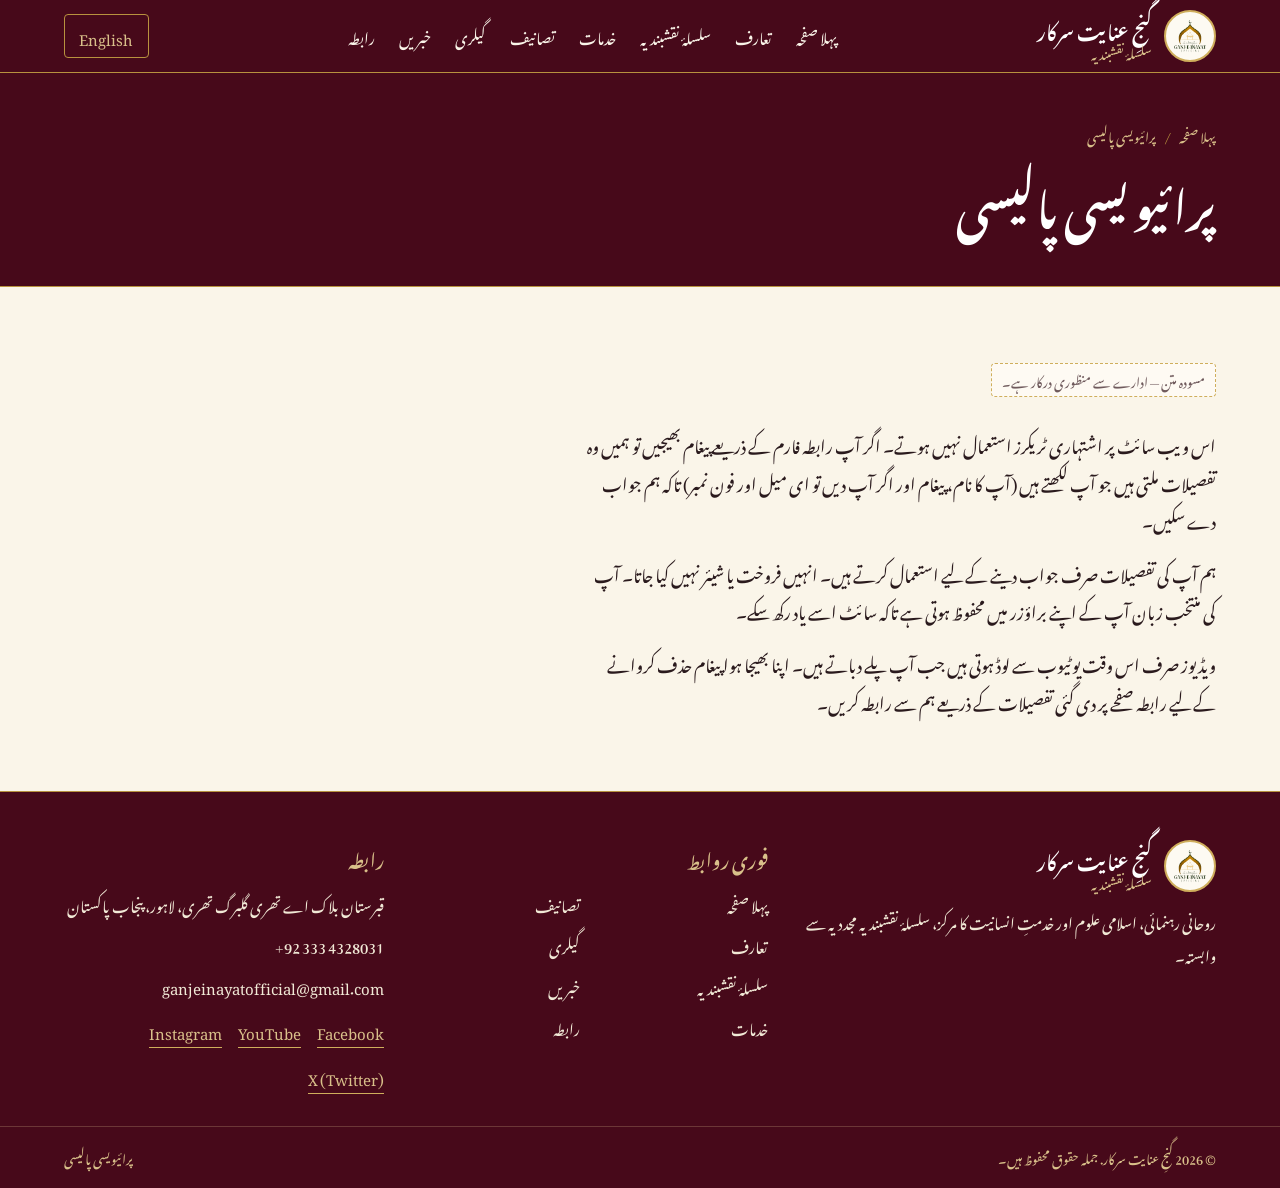
<file: frontend/privacy.html>
<!DOCTYPE html>
<html lang="ur" dir="rtl">
<head>
<meta charset="utf-8">
<meta name="viewport" content="width=device-width, initial-scale=1">
<title>Privacy Policy | Ganj-e-Inayat Sarkar</title>
<meta name="description" content="Official website of Darbar-e-Aaliya Hazoor Ganj-e-Inayat Sarkar, Silsila-e-Naqshbandia, Lahore.">
<meta name="theme-color" content="#47091a">
<meta property="og:type" content="website">
<meta property="og:title" content="Ganj-e-Inayat Sarkar - Silsila-e-Naqshbandia">
<meta property="og:image" content="assets/brand/og-image.jpg">
<link rel="icon" href="assets/brand/favicon.ico" sizes="any">
<link rel="icon" type="image/png" sizes="32x32" href="assets/brand/favicon-32.png">
<link rel="apple-touch-icon" href="assets/brand/apple-touch-icon.png">
<script>(function(){try{var l=new URLSearchParams(location.search).get('lang')||localStorage.getItem('gis-lang')||'ur';if(l!=='en'&&l!=='ur')l='ur';document.documentElement.lang=l;document.documentElement.dir=l==='ur'?'rtl':'ltr';}catch(e){}})();</script>
<link rel="preconnect" href="https://fonts.googleapis.com">
<link rel="preconnect" href="https://fonts.gstatic.com" crossorigin>
<link rel="stylesheet" href="https://fonts.googleapis.com/css2?family=Cormorant+Garamond:wght@500;600;700&family=Noto+Nastaliq+Urdu:wght@400;600&family=Source+Sans+3:wght@400;600&display=swap">
<link rel="stylesheet" href="css/tokens.css">
<link rel="stylesheet" href="css/base.css">
<link rel="stylesheet" href="css/components.css">
<link rel="stylesheet" href="css/pages.css">
<link rel="stylesheet" href="css/rtl.css">
</head>
<body data-page="privacy">
<a class="skip-link" href="#main">Skip to content</a>
<div id="site-header"></div>
<main id="main">
  <div class="page-hero pattern-bg"><div class="container">
    <nav aria-label="Breadcrumb"><ol class="breadcrumb"><li><a href="index.html" data-i18n="breadcrumb.home">Home</a></li><li aria-current="page" data-i18n="privacy.title"></li></ol></nav>
    <h1 data-i18n="privacy.title"></h1>
  </div></div>
  <section class="section"><div class="container privacy rich">
    <p class="lang-note" data-i18n="privacy.note"></p>
    <p data-i18n="privacy.p1"></p><p data-i18n="privacy.p2"></p><p data-i18n="privacy.p3"></p>
  </div></section>
</main>
<div id="site-footer"></div>
<script defer src="js/i18n.js"></script>
<script defer src="js/data.js"></script>
<script defer src="js/components.js"></script>
<script defer src="js/layout.js"></script>
</body>
</html>
</file>
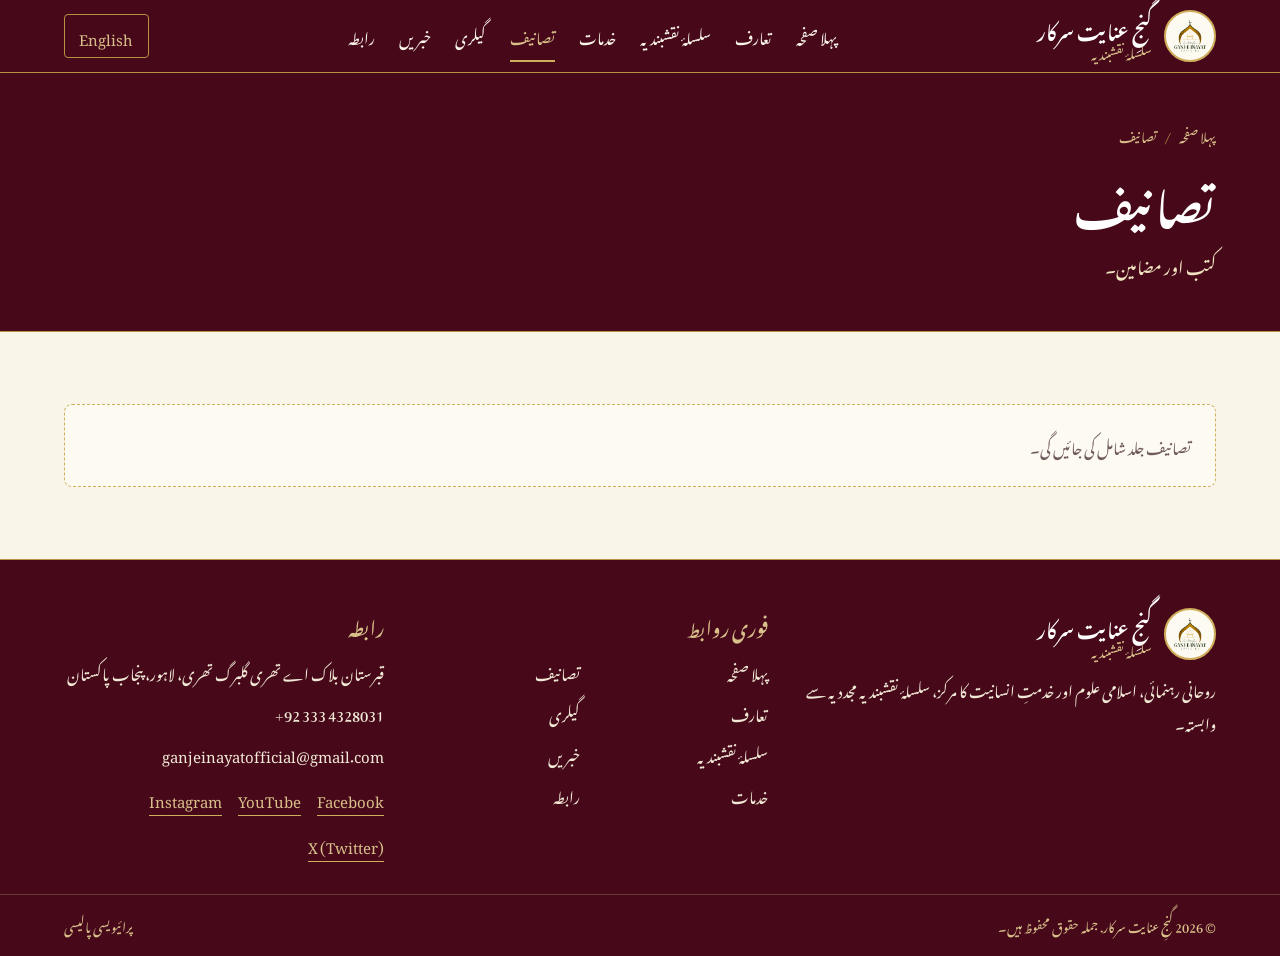
<file: frontend/publications.html>
<!DOCTYPE html>
<html lang="ur" dir="rtl">
<head>
<meta charset="utf-8">
<meta name="viewport" content="width=device-width, initial-scale=1">
<title>Publications | Ganj-e-Inayat Sarkar</title>
<meta name="description" content="Official website of Darbar-e-Aaliya Hazoor Ganj-e-Inayat Sarkar, Silsila-e-Naqshbandia, Lahore.">
<meta name="theme-color" content="#47091a">
<meta property="og:type" content="website">
<meta property="og:title" content="Ganj-e-Inayat Sarkar - Silsila-e-Naqshbandia">
<meta property="og:image" content="assets/brand/og-image.jpg">
<link rel="icon" href="assets/brand/favicon.ico" sizes="any">
<link rel="icon" type="image/png" sizes="32x32" href="assets/brand/favicon-32.png">
<link rel="apple-touch-icon" href="assets/brand/apple-touch-icon.png">
<script>(function(){try{var l=new URLSearchParams(location.search).get('lang')||localStorage.getItem('gis-lang')||'ur';if(l!=='en'&&l!=='ur')l='ur';document.documentElement.lang=l;document.documentElement.dir=l==='ur'?'rtl':'ltr';}catch(e){}})();</script>
<link rel="preconnect" href="https://fonts.googleapis.com">
<link rel="preconnect" href="https://fonts.gstatic.com" crossorigin>
<link rel="stylesheet" href="https://fonts.googleapis.com/css2?family=Cormorant+Garamond:wght@500;600;700&family=Noto+Nastaliq+Urdu:wght@400;600&family=Source+Sans+3:wght@400;600&display=swap">
<link rel="stylesheet" href="css/tokens.css">
<link rel="stylesheet" href="css/base.css">
<link rel="stylesheet" href="css/components.css">
<link rel="stylesheet" href="css/pages.css">
<link rel="stylesheet" href="css/rtl.css">
</head>
<body data-page="publications">
<a class="skip-link" href="#main">Skip to content</a>
<div id="site-header"></div>
<main id="main">
  <div class="page-hero pattern-bg">
    <div class="container">
      <nav aria-label="Breadcrumb"><ol class="breadcrumb"><li><a href="index.html" data-i18n="breadcrumb.home">Home</a></li><li aria-current="page" data-i18n="publications.title"></li></ol></nav>
      <h1 data-i18n="publications.title"></h1>
      <p data-i18n="publications.subtitle"></p>
    </div>
  </div>
  <section class="section"><div class="container" id="publications-root"></div></section>
</main>
<div id="site-footer"></div>
<script defer src="js/i18n.js"></script>
<script defer src="js/data.js"></script>
<script defer src="js/components.js"></script>
<script defer src="js/layout.js"></script>
<script defer src="js/pages/publications.js"></script>
</body>
</html>
</file>
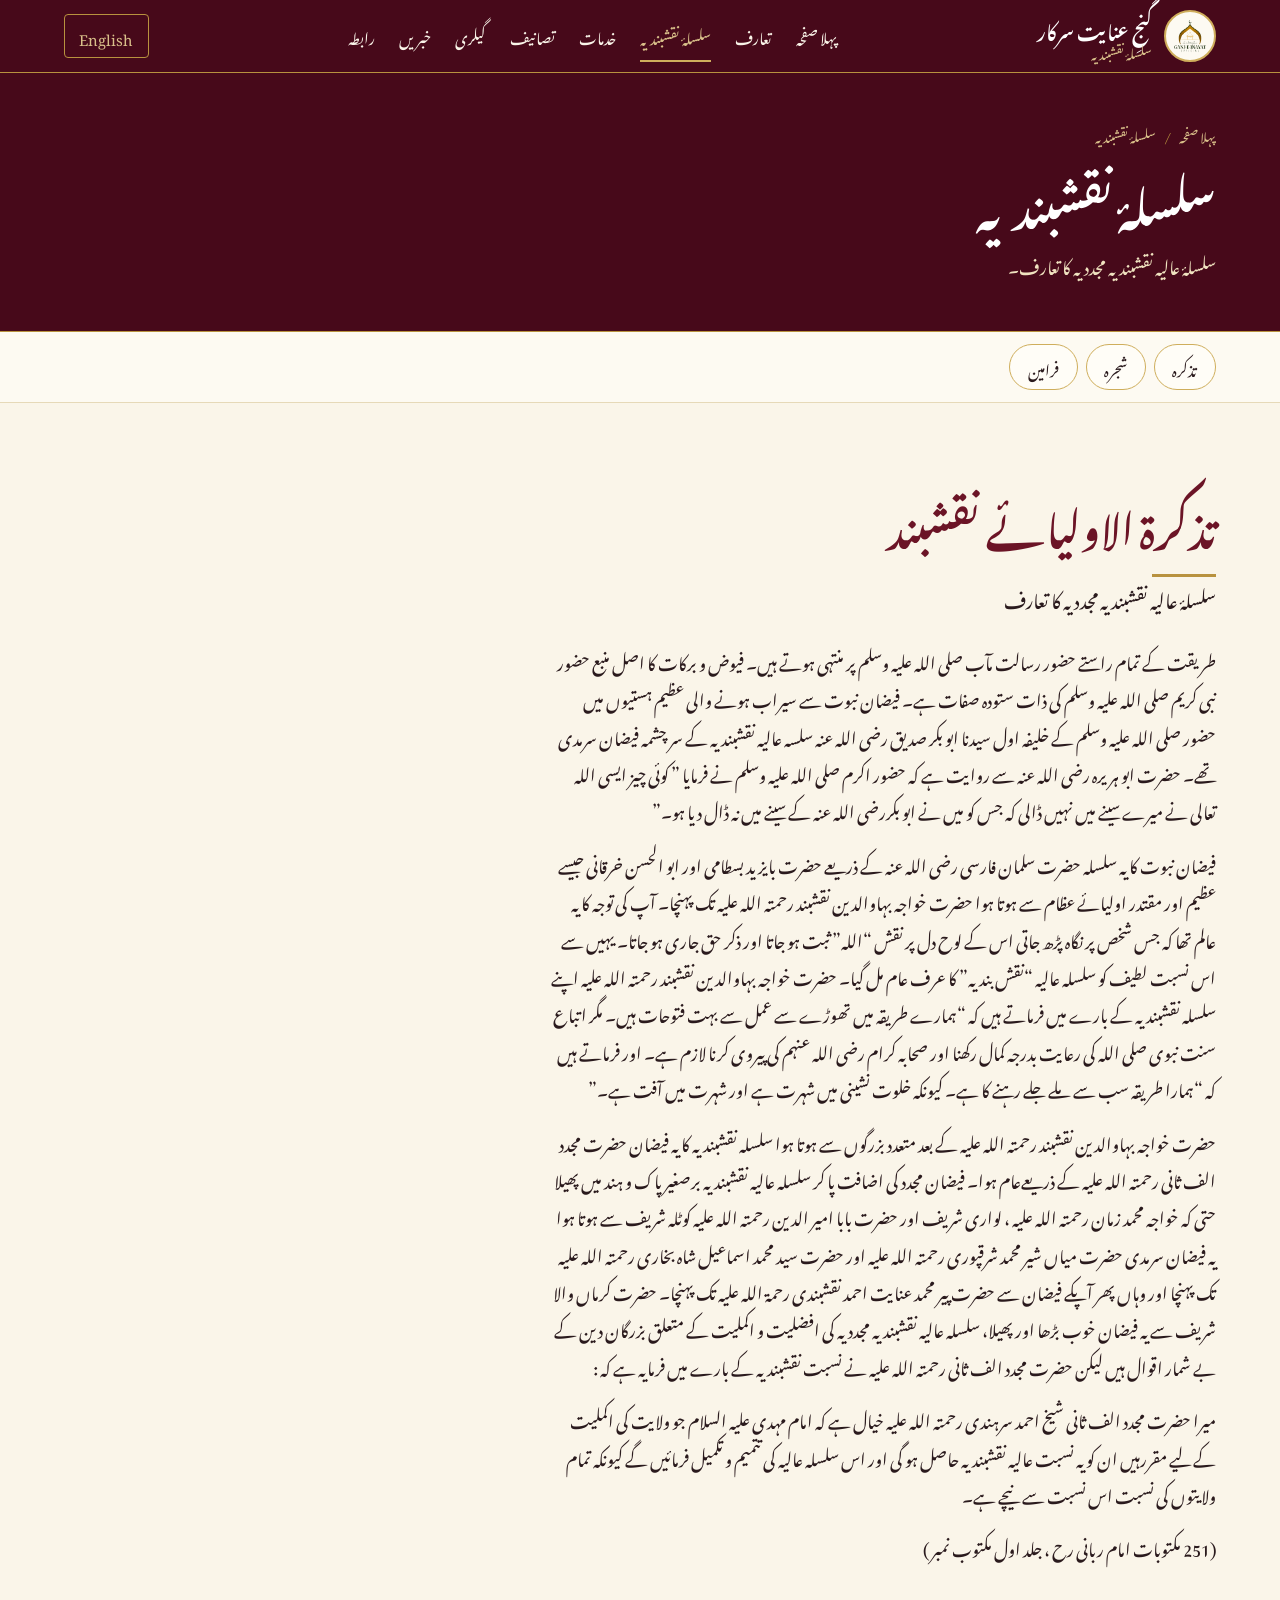
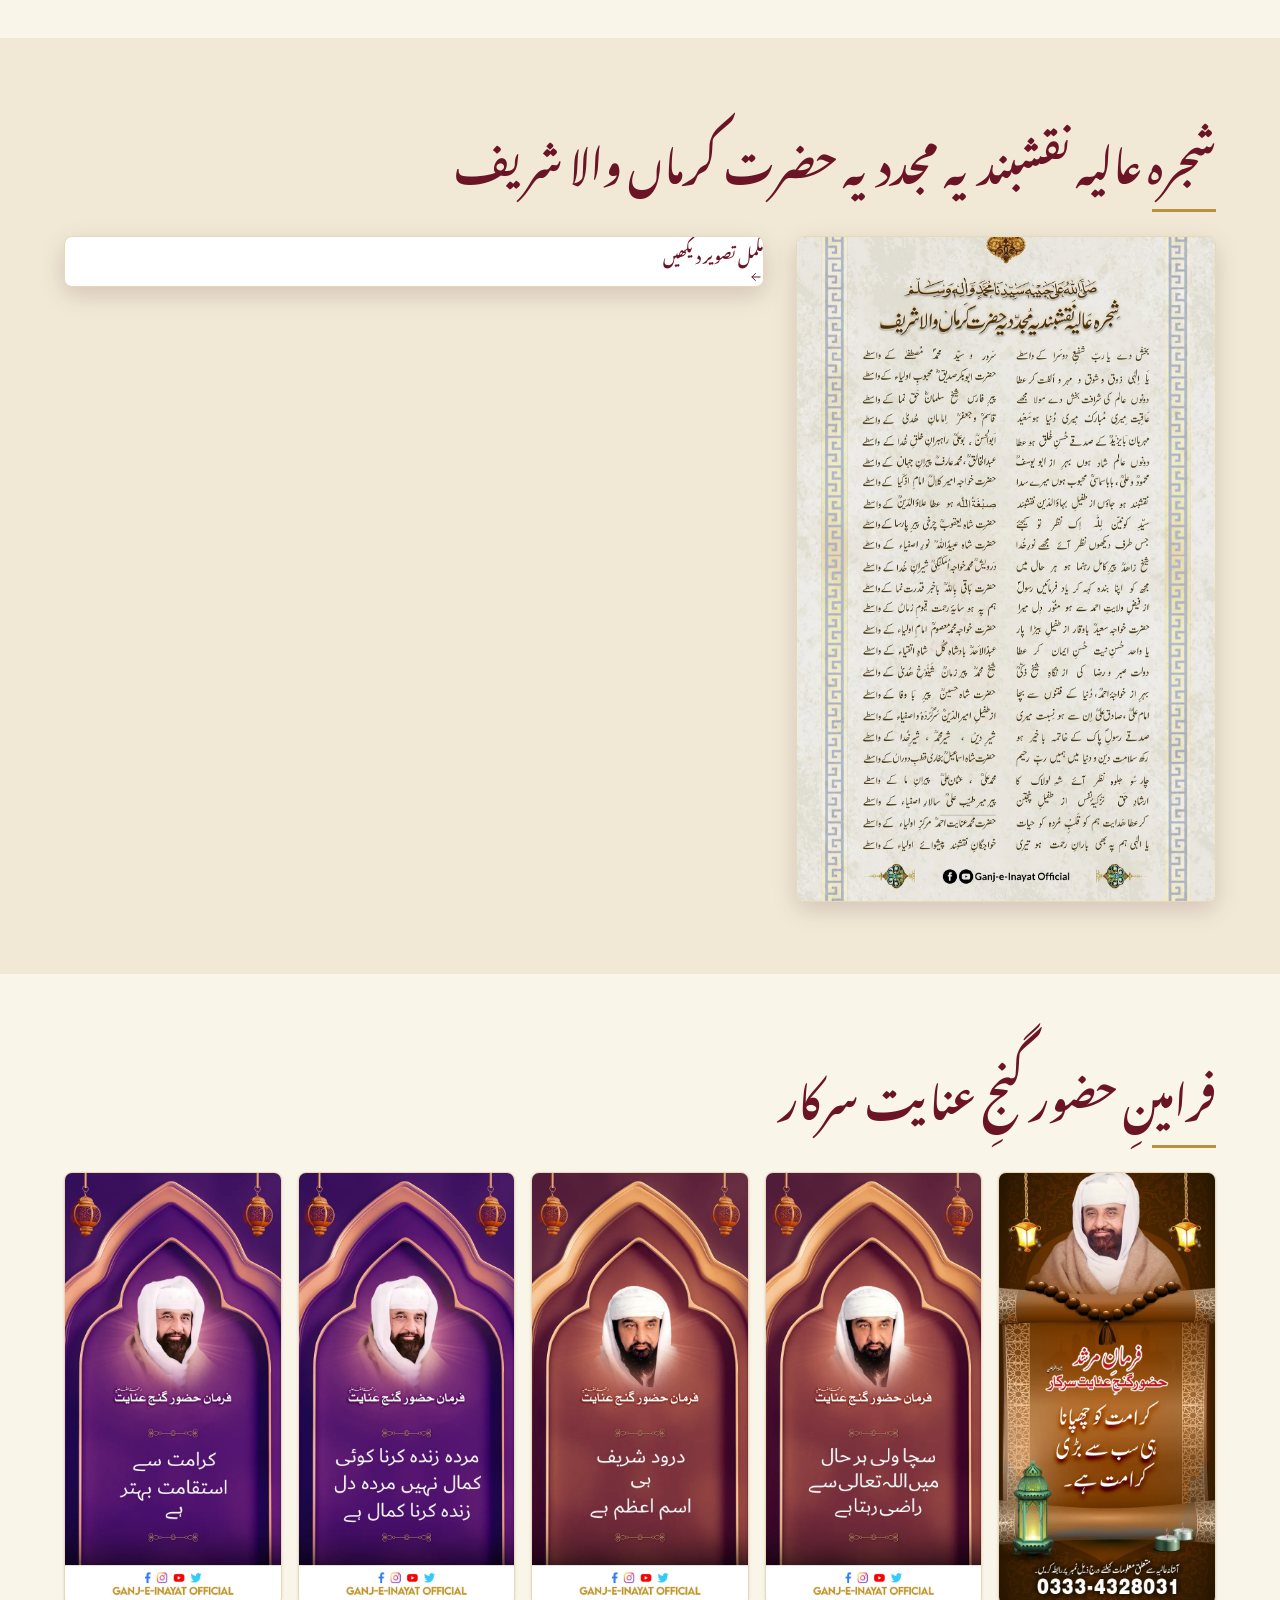
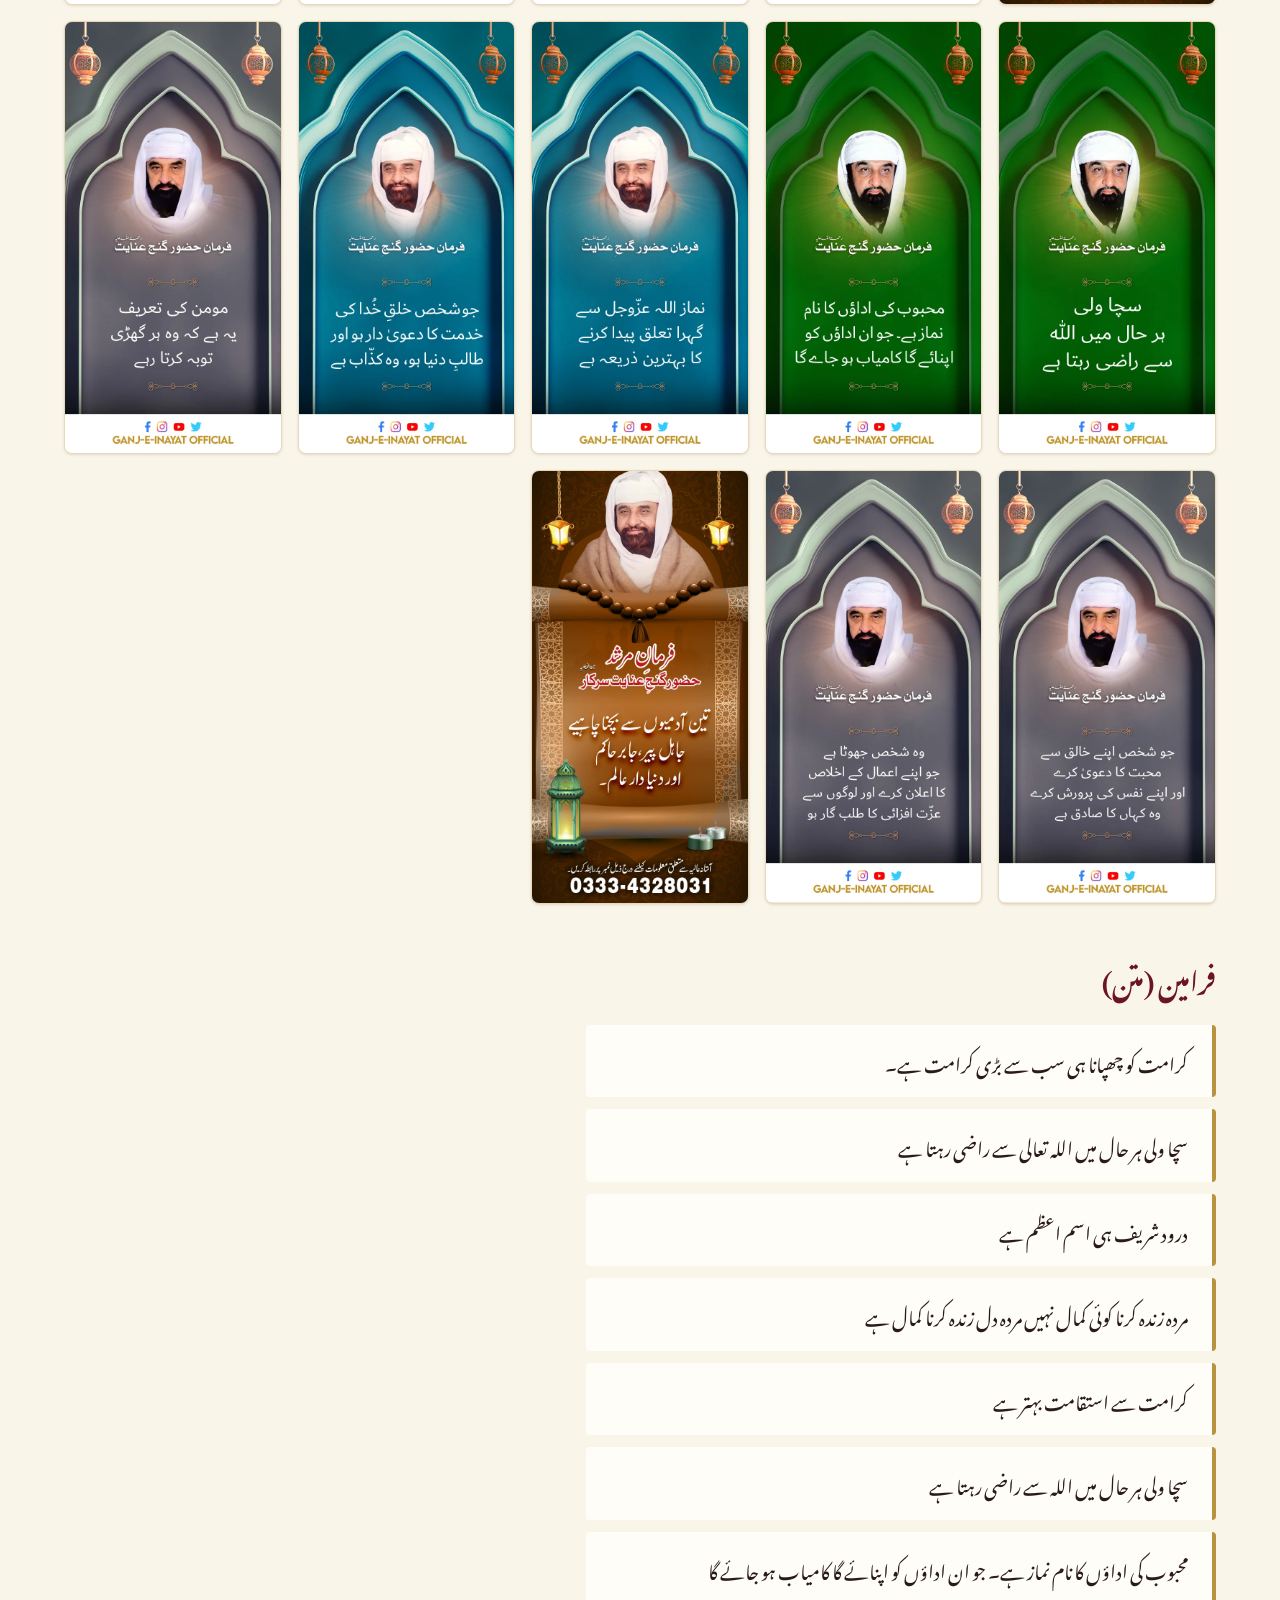
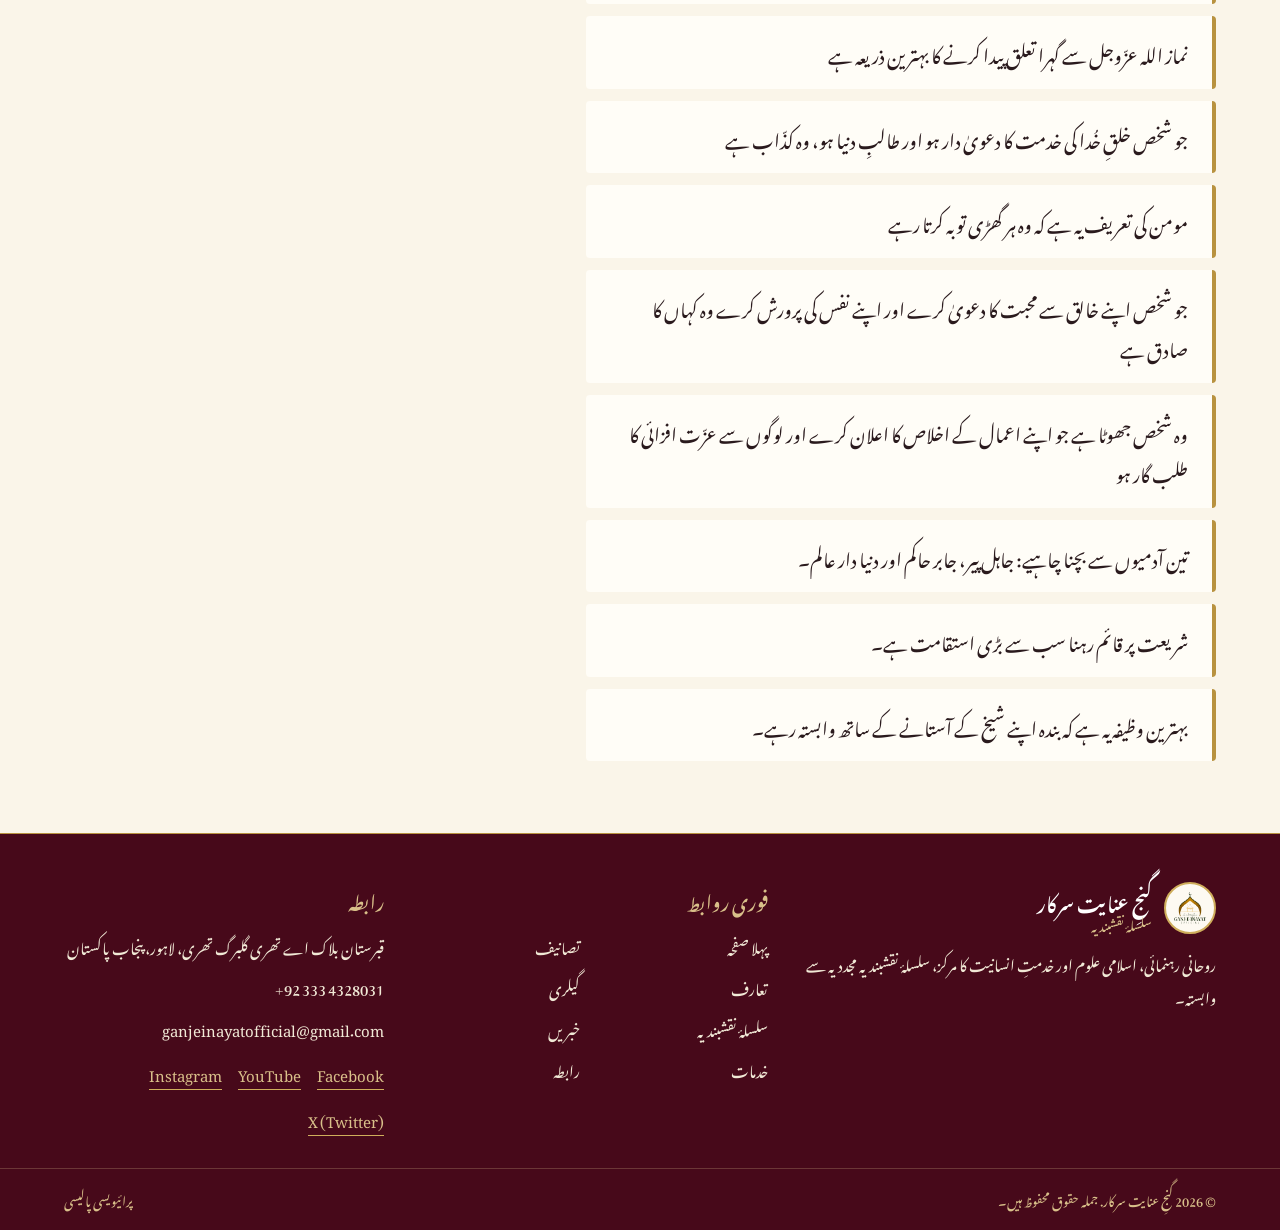
<file: frontend/silsila.html>
<!DOCTYPE html>
<html lang="ur" dir="rtl">
<head>
<meta charset="utf-8">
<meta name="viewport" content="width=device-width, initial-scale=1">
<title>Silsila-e-Naqshbandia | Ganj-e-Inayat Sarkar</title>
<meta name="description" content="Official website of Darbar-e-Aaliya Hazoor Ganj-e-Inayat Sarkar, Silsila-e-Naqshbandia, Lahore.">
<meta name="theme-color" content="#47091a">
<meta property="og:type" content="website">
<meta property="og:title" content="Ganj-e-Inayat Sarkar - Silsila-e-Naqshbandia">
<meta property="og:image" content="assets/brand/og-image.jpg">
<link rel="icon" href="assets/brand/favicon.ico" sizes="any">
<link rel="icon" type="image/png" sizes="32x32" href="assets/brand/favicon-32.png">
<link rel="apple-touch-icon" href="assets/brand/apple-touch-icon.png">
<script>(function(){try{var l=new URLSearchParams(location.search).get('lang')||localStorage.getItem('gis-lang')||'ur';if(l!=='en'&&l!=='ur')l='ur';document.documentElement.lang=l;document.documentElement.dir=l==='ur'?'rtl':'ltr';}catch(e){}})();</script>
<link rel="preconnect" href="https://fonts.googleapis.com">
<link rel="preconnect" href="https://fonts.gstatic.com" crossorigin>
<link rel="stylesheet" href="https://fonts.googleapis.com/css2?family=Cormorant+Garamond:wght@500;600;700&family=Noto+Nastaliq+Urdu:wght@400;600&family=Source+Sans+3:wght@400;600&display=swap">
<link rel="stylesheet" href="css/tokens.css">
<link rel="stylesheet" href="css/base.css">
<link rel="stylesheet" href="css/components.css">
<link rel="stylesheet" href="css/pages.css">
<link rel="stylesheet" href="css/rtl.css">
</head>
<body data-page="silsila">
<a class="skip-link" href="#main">Skip to content</a>
<div id="site-header"></div>
<main id="main">
  <div class="page-hero pattern-bg">
    <div class="container">
      <nav aria-label="Breadcrumb"><ol class="breadcrumb"><li><a href="index.html" data-i18n="breadcrumb.home">Home</a></li><li aria-current="page" data-i18n="silsila.title"></li></ol></nav>
      <h1 data-i18n="silsila.title"></h1>
      <p data-i18n="silsila.subtitle"></p>
    </div>
  </div>
  <nav class="subnav" id="silsila-subnav" aria-label="Sections"></nav>
  <div id="silsila-root"></div>
</main>
<div id="site-footer"></div>
<script defer src="js/i18n.js"></script>
<script defer src="js/data.js"></script>
<script defer src="js/components.js"></script>
<script defer src="js/layout.js"></script>
<script defer src="js/pages/silsila.js"></script>
</body>
</html>
</file>
<file: frontend/css/tokens.css>
/* Design tokens: change a value here and the whole site follows.
   Breakpoints (media queries cannot use variables): mobile <= 640px | tablet <= 1024px | desktop > 1024px */
:root {
  --maroon-950: #330612;
  --maroon-900: #47091a;
  --maroon-800: #5a0f22;
  --maroon-700: #6b1426;
  --maroon-500: #8a2a3d;
  --ivory-50: #fdfaf2;
  --ivory-100: #faf5e9;
  --ivory-200: #f1e9d6;
  --gold-600: #9c7a2e;
  --gold-500: #b8923f;
  --gold-400: #cfae5c;
  --gold-300: #d9c08a;
  --gold-100: #f0e3c0;
  --ink-900: #2a1a1d;
  --ink-600: #6f5a5c;
  --white: #fff;
  --danger: #a3262f;
  --success: #2f6b46;

  --bg: var(--ivory-100);
  --bg-alt: var(--ivory-200);
  --surface: #fffdf7;
  --text: var(--ink-900);
  --text-muted: var(--ink-600);
  --primary: var(--maroon-700);
  --accent: var(--gold-500);
  --border: #e6d9b8;

  --font-heading: "Cormorant Garamond", "Playfair Display", Georgia, "Times New Roman", serif;
  --font-body: "Source Sans 3", system-ui, -apple-system, "Segoe UI", Roboto, sans-serif;
  --font-urdu: "Noto Nastaliq Urdu", "Jameel Noori Nastaleeq", "Noto Naskh Arabic", serif;
  --font-arabic: "Amiri", "Noto Naskh Arabic", "Traditional Arabic", serif;

  --fs-xs: 0.8125rem;
  --fs-sm: 0.9375rem;
  --fs-base: 1.0625rem;
  --fs-md: 1.25rem;
  --fs-lg: 1.625rem;
  --fs-xl: 2.125rem;
  --fs-2xl: clamp(1.9rem, 3.6vw, 2.6rem);
  --fs-hero: clamp(2.2rem, 5vw, 3.6rem);
  --lh-body: 1.65;
  --lh-urdu: 2.2;

  --space-1: 0.25rem; --space-2: 0.5rem; --space-3: 0.75rem; --space-4: 1rem;
  --space-5: 1.5rem; --space-6: 2rem; --space-7: 3rem; --space-8: 4.5rem; --space-9: 6rem;

  --radius-sm: 4px; --radius-md: 8px; --radius-lg: 14px;
  --shadow-sm: 0 1px 3px rgba(71, 9, 26, 0.12);
  --shadow-md: 0 8px 24px rgba(71, 9, 26, 0.16);
  --container: 1200px;
  --header-h: 72px;
}
</file>
<file: frontend/css/base.css>
*, *::before, *::after { box-sizing: border-box; }
* { margin: 0; }
html { scroll-behavior: smooth; -webkit-text-size-adjust: 100%; scroll-padding-top: calc(var(--header-h) + 16px); }
body { font-family: var(--font-body); font-size: var(--fs-base); line-height: var(--lh-body); color: var(--text); background: var(--bg); min-height: 100vh; display: flex; flex-direction: column; }
main { flex: 1; }
img, svg, video { max-width: 100%; display: block; }
img { height: auto; }
a { color: inherit; text-decoration: none; }
button { font: inherit; color: inherit; cursor: pointer; background: none; border: 0; padding: 0; }
ul, ol { list-style: none; padding: 0; }
[hidden] { display: none !important; }
h1, h2, h3, h4 { font-family: var(--font-heading); font-weight: 600; line-height: 1.2; color: var(--primary); }
h1 { font-size: var(--fs-hero); } h2 { font-size: var(--fs-2xl); } h3 { font-size: var(--fs-lg); } h4 { font-size: var(--fs-md); }
p + p { margin-top: var(--space-4); }
:focus-visible { outline: 3px solid var(--gold-500); outline-offset: 3px; border-radius: 2px; }
::selection { background: var(--gold-300); color: var(--maroon-900); }

.container { width: 100%; max-width: var(--container); margin-inline: auto; padding-inline: var(--space-5); }
.section { padding-block: var(--space-8); }
.section--alt { background: var(--bg-alt); }
.section--tight { padding-block: var(--space-7); }
.visually-hidden { position: absolute; width: 1px; height: 1px; overflow: hidden; clip: rect(0 0 0 0); white-space: nowrap; }
.skip-link { position: absolute; inset-inline-start: var(--space-4); top: -100px; background: var(--gold-500); color: var(--maroon-900); padding: var(--space-2) var(--space-4); border-radius: var(--radius-sm); z-index: 100; }
.skip-link:focus { top: var(--space-3); }

/* Urdu: Nastaliq font + taller lines (html lang="ur" dir="rtl") */
html[lang="ur"] body { font-family: var(--font-urdu); line-height: var(--lh-urdu); }
html[lang="ur"] h1, html[lang="ur"] h2, html[lang="ur"] h3, html[lang="ur"] h4 { font-family: var(--font-urdu); line-height: 1.9; }
html[lang="ur"] h1 { line-height: 1.7; }
.latin { direction: ltr; unicode-bidi: embed; display: inline-block; }

@media (max-width: 640px) {
  .container { padding-inline: var(--space-4); }
  .section { padding-block: var(--space-7); }
}
@media (prefers-reduced-motion: reduce) {
  html { scroll-behavior: auto; }
  *, *::before, *::after { animation: none !important; transition: none !important; }
}
</file>
<file: frontend/css/components.css>
/* ---------- Pattern, ornaments ---------- */
.pattern-bg {
  background-image: url("data:image/svg+xml;utf8,<svg xmlns='http://www.w3.org/2000/svg' width='72' height='72' viewBox='0 0 72 72'><g fill='none' stroke='%23D9C08A' stroke-width='1' opacity='.22'><rect x='18' y='18' width='36' height='36'/><rect x='18' y='18' width='36' height='36' transform='rotate(45 36 36)'/><circle cx='36' cy='36' r='5'/></g></svg>");
  background-size: 72px 72px;
}
.orn { position: absolute; width: 190px; height: 190px; pointer-events: none; opacity: 0.8;
  background-image: url("data:image/svg+xml;utf8,<svg xmlns='http://www.w3.org/2000/svg' width='72' height='72' viewBox='0 0 72 72'><g fill='none' stroke='%23CFAE5C' stroke-width='1.2'><rect x='18' y='18' width='36' height='36'/><rect x='18' y='18' width='36' height='36' transform='rotate(45 36 36)'/><circle cx='36' cy='36' r='5'/></g></svg>");
  background-size: 60px 60px;
  -webkit-mask-image: radial-gradient(circle at 0 0, #000 0%, transparent 72%); mask-image: radial-gradient(circle at 0 0, #000 0%, transparent 72%); }

/* ---------- Buttons ---------- */
.btn { display: inline-flex; align-items: center; justify-content: center; gap: var(--space-2); min-height: 44px; padding: 0.65rem 1.5rem; border-radius: var(--radius-sm); font-family: var(--font-body); font-size: var(--fs-sm); font-weight: 600; border: 1px solid transparent; transition: background 0.2s, color 0.2s, border-color 0.2s; cursor: pointer; }
html[lang="ur"] .btn { font-family: var(--font-urdu); line-height: 1.8; }
.btn svg { width: 16px; height: 16px; flex: none; }
.btn--gold { background: var(--gold-400); color: var(--maroon-900); }
.btn--gold:hover { background: var(--gold-300); }
.btn--primary { background: var(--maroon-700); color: var(--ivory-50); }
.btn--primary:hover { background: var(--maroon-900); }
.btn--outline { border-color: var(--gold-300); color: var(--ivory-50); }
.btn--outline:hover { background: rgba(255, 255, 255, 0.1); }
.btn--outline-dark { border-color: var(--maroon-700); color: var(--maroon-700); }
.btn--outline-dark:hover { background: var(--maroon-700); color: var(--ivory-50); }
.btn:disabled { opacity: 0.55; cursor: not-allowed; }
.link-arrow { display: inline-flex; align-items: center; gap: var(--space-2); color: var(--maroon-700); font-weight: 600; font-size: var(--fs-sm); border-bottom: 1px solid var(--gold-400); padding-bottom: 2px; }
.link-arrow svg { width: 14px; height: 14px; }
.section--dark .link-arrow, .dark .link-arrow { color: var(--gold-300); }

/* ---------- Headings ---------- */
.eyebrow { font-size: var(--fs-xs); letter-spacing: 0.18em; text-transform: uppercase; color: var(--gold-600); font-weight: 600; }
html[lang="ur"] .eyebrow { letter-spacing: 0; text-transform: none; font-size: var(--fs-sm); }
.dark .eyebrow { color: var(--gold-300); }
.section-head { display: flex; align-items: flex-end; justify-content: space-between; gap: var(--space-4); flex-wrap: wrap; margin-bottom: var(--space-6); }
.section-title { margin-top: var(--space-2); }
.section-title::after { content: ""; display: block; width: 64px; height: 3px; background: var(--gold-500); margin-top: var(--space-3); }
.lead { font-size: 1.15rem; color: var(--text); max-width: 62ch; }

/* ---------- Header ---------- */
.site-header { position: sticky; top: 0; z-index: 50; background: var(--maroon-900); color: var(--ivory-100); border-bottom: 1px solid var(--gold-500); }
.site-header__inner { display: flex; align-items: center; gap: var(--space-5); min-height: var(--header-h); }
.brand { display: flex; align-items: center; gap: var(--space-3); flex: none; }
.brand__badge { width: 52px; height: 52px; border-radius: 50%; background: var(--ivory-50); border: 2px solid var(--gold-400); display: grid; place-items: center; overflow: hidden; }
.brand__badge img { width: 40px; height: 40px; object-fit: contain; }
.brand__text { display: flex; flex-direction: column; line-height: 1.25; }
.brand__text b { font-family: var(--font-heading); font-size: 1.3rem; font-weight: 600; color: var(--white); }
.brand__text small { font-size: var(--fs-xs); color: var(--gold-300); }
html[lang="ur"] .brand__text b { font-family: var(--font-urdu); line-height: 1.7; font-size: 1.2rem; }
.nav { margin-inline: auto; }
.nav ul { display: flex; gap: var(--space-5); }
.nav a { display: block; padding: var(--space-2) 0; font-size: var(--fs-sm); border-bottom: 2px solid transparent; transition: color 0.2s, border-color 0.2s; white-space: nowrap; }
.nav a:hover { color: var(--gold-300); }
.nav a[aria-current="page"] { color: var(--gold-300); border-bottom-color: var(--gold-400); }
.header-actions { display: flex; align-items: center; gap: var(--space-3); }
.lang-switch { min-height: 40px; padding: 0.3rem 0.9rem; border: 1px solid var(--gold-500); border-radius: var(--radius-sm); font-size: var(--fs-sm); color: var(--gold-300); }
.lang-switch:hover { background: rgba(184, 146, 63, 0.2); }
.nav-toggle { display: none; width: 44px; height: 44px; border: 1px solid var(--gold-500); border-radius: var(--radius-sm); flex-direction: column; align-items: center; justify-content: center; gap: 5px; }
.nav-toggle span { width: 20px; height: 2px; background: var(--gold-300); transition: transform 0.2s, opacity 0.2s; }
.nav-toggle[aria-expanded="true"] span:nth-child(1) { transform: translateY(7px) rotate(45deg); }
.nav-toggle[aria-expanded="true"] span:nth-child(2) { opacity: 0; }
.nav-toggle[aria-expanded="true"] span:nth-child(3) { transform: translateY(-7px) rotate(-45deg); }
@media (max-width: 1100px) {
  .nav-toggle { display: flex; }
  .header-actions { margin-inline-start: auto; }
  .nav { position: absolute; inset-inline: 0; top: 100%; margin: 0; background: var(--maroon-800); border-bottom: 2px solid var(--gold-500); max-height: 0; overflow: hidden; visibility: hidden; transition: max-height 0.3s ease, visibility 0.3s; }
  .nav.is-open { max-height: 85vh; visibility: visible; overflow-y: auto; }
  .nav ul { flex-direction: column; gap: 0; padding: var(--space-3) var(--space-5) var(--space-5); }
  .nav a { padding: var(--space-3) 0; border-bottom: 1px solid rgba(217, 192, 138, 0.2); }
}
@media (max-width: 640px) { .brand__badge { width: 44px; height: 44px; } .brand__badge img { width: 34px; height: 34px; } .brand__text b { font-size: 1.05rem; } .brand__text small { display: none; } }

/* ---------- Hero slider ---------- */
.hero { position: relative; background: var(--maroon-950); color: var(--ivory-50); overflow: hidden; }
.hero__slides { position: relative; min-height: clamp(480px, 66vh, 620px); }
.hero__slide { position: absolute; inset: 0; opacity: 0; visibility: hidden; transition: opacity 0.7s ease, visibility 0.7s; }
.hero__slide.is-active { opacity: 1; visibility: visible; }
.hero__img { position: absolute; inset: 0; width: 100%; height: 100%; object-fit: cover; }
.hero__overlay { position: absolute; inset: 0; background: linear-gradient(90deg, rgba(51, 6, 18, 0.94) 0%, rgba(71, 9, 26, 0.78) 42%, rgba(71, 9, 26, 0.12) 78%, rgba(71, 9, 26, 0) 100%); }
.hero__content { position: relative; height: 100%; display: flex; flex-direction: column; justify-content: center; padding-block: var(--space-7) 4.5rem; max-width: 640px; }
.hero__eyebrow { font-size: var(--fs-xs); letter-spacing: 0.2em; text-transform: uppercase; color: var(--gold-300); font-weight: 600; margin-bottom: var(--space-3); }
html[lang="ur"] .hero__eyebrow { letter-spacing: 0; text-transform: none; font-size: var(--fs-sm); }
.hero__title { color: var(--white); font-size: var(--fs-hero); }
.hero__subtitle { font-family: var(--font-heading); font-size: clamp(1.4rem, 3vw, 2rem); color: var(--gold-300); margin-top: var(--space-2); }
html[lang="ur"] .hero__subtitle { font-family: var(--font-urdu); }
.hero__text { margin-top: var(--space-4); font-size: 1.1rem; max-width: 52ch; color: var(--ivory-100); }
.hero__cta { margin-top: var(--space-5); }
.hero__orn { inset-inline-start: 0; top: 0; z-index: 1; }
.hero__orn--b { top: auto; bottom: 0; transform: scaleY(-1); }
[dir="rtl"] .hero__orn--b { transform: scale(-1, -1); }
.hero__controls { position: absolute; inset-inline-start: 0; bottom: var(--space-5); width: 100%; z-index: 3; }
.slider-controls { display: flex; align-items: center; gap: var(--space-3); }
.slider-btn { width: 40px; height: 40px; display: grid; place-items: center; border: 1px solid rgba(217, 192, 138, 0.6); border-radius: 50%; color: var(--gold-300); transition: background 0.2s; }
.slider-btn:hover { background: rgba(207, 174, 92, 0.25); }
.slider-btn svg { width: 16px; height: 16px; }
.slider-dots { display: flex; gap: var(--space-2); }
.slider-dot { width: 12px; height: 12px; border-radius: 50%; border: 1px solid var(--gold-300); }
.slider-dot[aria-current="true"] { background: var(--gold-400); }
.slider-dot { position: relative; } .slider-dot::after { content: ""; position: absolute; inset: -16px -6px; }
@media (max-width: 760px) {
  .hero__slides { min-height: 560px; }
  .hero__overlay, [dir="rtl"] .hero__overlay { background: linear-gradient(180deg, rgba(51, 6, 18, 0.55) 0%, rgba(51, 6, 18, 0.88) 55%, rgba(51, 6, 18, 0.96) 100%); }
  .hero__content { justify-content: flex-end; max-width: none; padding-block: var(--space-6) 5rem; }
  .hero__orn { display: none; }
}

/* ---------- About split + arch ---------- */
.split { display: grid; grid-template-columns: 300px 1fr; gap: var(--space-7); align-items: center; }
.split--top { align-items: start; }
.arch { position: relative; width: 100%; max-width: 280px; margin-inline: auto; padding: 8px; border: 2px solid var(--gold-500); border-radius: 999px 999px 10px 10px; background: var(--surface); box-shadow: var(--shadow-md); }
.arch img { width: 100%; aspect-ratio: 4 / 5; object-fit: cover; object-position: 50% 20%; border-radius: 999px 999px 4px 4px; }
.arch--sm { max-width: 240px; }
.split__body p { color: var(--text); max-width: 64ch; }
.split__body .btn { margin-top: var(--space-5); }
.diamond-row { display: flex; align-items: center; gap: var(--space-3); color: var(--gold-500); margin-top: var(--space-4); }
.diamond-row::before, .diamond-row::after { content: ""; flex: 0 0 56px; height: 1px; background: var(--gold-300); }
.diamond-row i { width: 9px; height: 9px; background: var(--gold-500); transform: rotate(45deg); }
@media (max-width: 760px) { .split { grid-template-columns: 1fr; gap: var(--space-6); } .arch { max-width: 240px; } }

/* ---------- Cards ---------- */
.feature-grid { display: grid; grid-template-columns: repeat(5, 1fr); gap: var(--space-4); }
.feature-card { display: flex; flex-direction: column; align-items: center; text-align: center; gap: var(--space-3); padding: var(--space-5) var(--space-3); background: var(--surface); border: 1px solid var(--border); border-radius: var(--radius-md); box-shadow: var(--shadow-sm); transition: transform 0.2s, box-shadow 0.2s; }
.feature-card:hover { transform: translateY(-3px); box-shadow: var(--shadow-md); }
.feature-card svg { width: 34px; height: 34px; color: var(--maroon-700); }
.feature-card h3 { font-family: var(--font-body); font-size: var(--fs-sm); font-weight: 600; color: var(--text); line-height: 1.4; }
html[lang="ur"] .feature-card h3 { font-family: var(--font-urdu); line-height: 1.9; }
.feature-card p { font-size: var(--fs-xs); color: var(--text-muted); }
@media (max-width: 1024px) { .feature-grid { grid-template-columns: repeat(3, 1fr); } }
@media (max-width: 640px) {
  .feature-grid { grid-template-columns: 1fr; gap: var(--space-3); }
  .feature-card { flex-direction: row; text-align: start; padding: var(--space-3) var(--space-4); gap: var(--space-4); }
  .feature-card svg { width: 26px; height: 26px; flex: none; }
}

/* ---------- Dark band (Programs) ---------- */
.dark { position: relative; background: var(--maroon-800); color: var(--ivory-100); overflow: hidden; }
.dark > .container { position: relative; }
.dark h2, .dark h3 { color: var(--white); }
.band-grid { display: grid; grid-template-columns: repeat(3, 1fr); gap: var(--space-5); margin-top: var(--space-6); }
.program { padding: var(--space-5); border: 1px solid rgba(217, 192, 138, 0.35); border-top: 3px solid var(--gold-400); background: rgba(51, 6, 18, 0.35); border-radius: var(--radius-sm); }
.program__kind { font-size: var(--fs-xs); letter-spacing: 0.14em; text-transform: uppercase; color: var(--gold-300); font-weight: 600; }
html[lang="ur"] .program__kind { letter-spacing: 0; text-transform: none; font-size: var(--fs-sm); }
.program h3 { margin-top: var(--space-1); font-size: 1.45rem; }
.program > p:not(.program__kind) { margin-top: var(--space-2); font-size: var(--fs-sm); color: var(--gold-100); }
.program dl { margin-top: var(--space-3); display: grid; gap: var(--space-2); font-size: var(--fs-sm); }
.program dt { color: var(--gold-300); font-size: var(--fs-xs); }
.program dd { margin: 0; color: var(--ivory-100); }
.program__img { margin-top: var(--space-3); border-radius: var(--radius-sm); }
@media (max-width: 1024px) { .band-grid { grid-template-columns: 1fr; } }

/* ---------- Publications / news / quote ---------- */
.triple { display: grid; grid-template-columns: 1.15fr 1fr 0.62fr; gap: var(--space-6); align-items: start; }
.col-title { font-size: 1.6rem; margin-top: var(--space-1); }
.col-desc { font-size: var(--fs-sm); color: var(--text-muted); margin-top: var(--space-2); max-width: 46ch; }
.mini-books { display: grid; grid-template-columns: repeat(4, 1fr); gap: var(--space-3); margin-top: var(--space-4); }
.book { display: block; }
.book img { width: 100%; aspect-ratio: 3 / 4; object-fit: cover; border-radius: 3px; box-shadow: var(--shadow-md); border: 1px solid var(--border); }
.book b { display: block; margin-top: var(--space-2); font-size: var(--fs-sm); line-height: 1.35; font-weight: 600; }
.book small { color: var(--text-muted); font-size: var(--fs-xs); }
.news-item { display: grid; grid-template-columns: 72px 1fr; gap: var(--space-3); padding-block: var(--space-3); border-bottom: 1px solid var(--border); }
.news-item img { width: 72px; height: 56px; object-fit: cover; border-radius: 3px; }
.news-item time { font-size: var(--fs-xs); color: var(--text-muted); }
.news-item b { display: block; font-size: var(--fs-sm); line-height: 1.4; }
.news-item p { font-size: var(--fs-xs); color: var(--text-muted); line-height: 1.5; }
.quote-card { position: relative; padding: var(--space-6) var(--space-5); text-align: center; border: 2px solid var(--gold-400); outline: 1px solid var(--gold-300); outline-offset: -8px; background: var(--surface); border-radius: var(--radius-sm); }
.quote-card .eyebrow { line-height: 1.5; }
.quote-card__mark { font-family: var(--font-heading); font-size: 3.4rem; line-height: 1; color: var(--gold-500); height: 2.2rem; margin-top: var(--space-2); }
.quote-card blockquote { font-family: var(--font-heading); font-size: 1.35rem; line-height: 1.5; color: var(--maroon-800); min-height: 6.5em; display: flex; align-items: center; justify-content: center; }
html[lang="ur"] .quote-card blockquote { font-family: var(--font-urdu); line-height: 2.1; font-size: 1.25rem; }
.quote-card .slider-controls { justify-content: center; margin-top: var(--space-3); }
.quote-card .slider-btn { color: var(--maroon-700); border-color: var(--gold-400); width: 34px; height: 34px; }
.quote-card .slider-btn:hover { background: var(--gold-100); }
.quote-card .link-arrow { margin-top: var(--space-3); }
.empty { padding: var(--space-5); border: 1px dashed var(--gold-400); border-radius: var(--radius-md); color: var(--text-muted); font-size: var(--fs-sm); background: rgba(255, 253, 247, 0.6); }
.dark .empty { color: var(--gold-100); border-color: rgba(217, 192, 138, 0.5); background: transparent; }
@media (max-width: 1024px) { .triple { grid-template-columns: 1fr 1fr; } .triple > :last-child { grid-column: 1 / -1; max-width: 420px; margin-inline: auto; width: 100%; } }
@media (max-width: 640px) { .triple { grid-template-columns: 1fr; } .mini-books { grid-template-columns: repeat(2, 1fr); } }

/* ---------- Gallery strip + grid + lightbox ---------- */
.gallery-strip { background: var(--maroon-900); color: var(--ivory-100); position: relative; overflow: hidden; }
.gallery-strip__inner { display: grid; grid-template-columns: 300px 1fr; gap: var(--space-6); align-items: center; padding-block: var(--space-6); }
.gallery-strip h2 { color: var(--white); font-size: 1.7rem; }
.gallery-strip p { font-size: var(--fs-sm); color: var(--gold-100); margin-top: var(--space-2); }
.gallery-strip .btn { margin-top: var(--space-4); }
.strip-wrap { position: relative; display: flex; align-items: center; gap: var(--space-3); min-width: 0; }
.gallery-strip__track { display: flex; gap: var(--space-3); overflow-x: auto; scroll-snap-type: x mandatory; scrollbar-width: none; padding-block: 4px; flex: 1; min-width: 0; }
.gallery-strip__track::-webkit-scrollbar { display: none; }
.strip-thumb { flex: 0 0 150px; height: 112px; scroll-snap-align: start; border-radius: 3px; overflow: hidden; border: 1px solid rgba(217, 192, 138, 0.5); }
.strip-thumb img { width: 100%; height: 100%; object-fit: cover; transition: transform 0.3s; }
.strip-thumb:hover img { transform: scale(1.06); }
@media (max-width: 860px) { .gallery-strip__inner { grid-template-columns: 1fr; } }

.chips { display: flex; flex-wrap: wrap; gap: var(--space-2); margin-bottom: var(--space-5); }
.chip { min-height: 40px; padding: 0.35rem 1.1rem; border: 1px solid var(--gold-400); border-radius: 999px; font-size: var(--fs-sm); background: var(--surface); }
.chip[aria-pressed="true"] { background: var(--maroon-700); color: var(--ivory-50); border-color: var(--maroon-700); }
.masonry { column-count: 4; column-gap: var(--space-3); }
.masonry__item { display: block; width: 100%; margin-bottom: var(--space-3); break-inside: avoid; border-radius: var(--radius-sm); overflow: hidden; border: 1px solid var(--border); background: var(--ivory-200); }
.masonry__item img { width: 100%; transition: transform 0.35s; }
.masonry__item:hover img { transform: scale(1.04); }
@media (max-width: 1024px) { .masonry { column-count: 3; } }
@media (max-width: 640px) { .masonry { column-count: 2; } }
.lightbox { position: fixed; inset: 0; z-index: 100; background: rgba(20, 3, 9, 0.94); display: flex; align-items: center; justify-content: center; padding: var(--space-5); }
.lightbox__fig { max-width: min(92vw, 1100px); max-height: 88vh; display: flex; flex-direction: column; align-items: center; gap: var(--space-3); }
.lightbox__fig img { max-width: 100%; max-height: 78vh; object-fit: contain; border-radius: 3px; }
.lightbox__fig figcaption { color: var(--gold-100); font-size: var(--fs-sm); text-align: center; }
.lightbox button { position: absolute; width: 48px; height: 48px; display: grid; place-items: center; color: var(--ivory-50); border: 1px solid rgba(217, 192, 138, 0.6); border-radius: 50%; background: rgba(51, 6, 18, 0.6); }
.lightbox button:hover { background: var(--maroon-700); }
.lightbox svg { width: 20px; height: 20px; }
.lightbox__close { top: var(--space-4); inset-inline-end: var(--space-4); }
.lightbox__prev { inset-inline-start: var(--space-4); top: 50%; translate: 0 -50%; }
.lightbox__next { inset-inline-end: var(--space-4); top: 50%; translate: 0 -50%; }

/* ---------- Videos ---------- */
.video-grid { display: grid; grid-template-columns: repeat(3, 1fr); gap: var(--space-5); }
.video { position: relative; aspect-ratio: 16 / 9; border-radius: var(--radius-md); overflow: hidden; background: linear-gradient(135deg, var(--maroon-800), var(--maroon-950)); border: 1px solid var(--border); box-shadow: var(--shadow-sm); }
.video img, .video iframe { position: absolute; inset: 0; width: 100%; height: 100%; object-fit: cover; border: 0; }
.video__btn { position: absolute; inset: 0; display: grid; place-items: center; color: var(--white); }
.video__btn span { width: 64px; height: 64px; border-radius: 50%; background: rgba(51, 6, 18, 0.82); border: 2px solid var(--gold-400); display: grid; place-items: center; transition: transform 0.2s; }
.video__btn:hover span { transform: scale(1.08); }
.video__btn svg { width: 24px; height: 24px; margin-inline-start: 3px; color: var(--gold-300); }
.video-title { margin-top: var(--space-2); font-size: var(--fs-sm); color: var(--text-muted); }
@media (max-width: 860px) { .video-grid { grid-template-columns: repeat(2, 1fr); } }
@media (max-width: 560px) { .video-grid { grid-template-columns: 1fr; } }

/* ---------- Footer ---------- */
.site-footer { background: var(--maroon-900); color: var(--ivory-100); border-top: 1px solid var(--gold-500); }
.footer-links { columns: 2; column-gap: var(--space-5); }
.site-footer__grid { display: grid; grid-template-columns: 1.3fr 1.1fr 1fr; gap: var(--space-6); padding-block: var(--space-7) var(--space-6); }
.site-footer h3 { font-family: var(--font-heading); font-size: 1.15rem; color: var(--gold-300); margin-bottom: var(--space-3); }
html[lang="ur"] .site-footer h3 { font-family: var(--font-urdu); }
.site-footer p, .site-footer li { font-size: var(--fs-sm); color: var(--ivory-200); }
.site-footer li + li { margin-top: var(--space-2); }
.site-footer a:hover { color: var(--gold-300); }
.site-footer .brand { margin-bottom: var(--space-3); }
.site-footer__bar { border-top: 1px solid rgba(217, 192, 138, 0.25); padding-block: var(--space-4); font-size: var(--fs-xs); color: var(--gold-300); }
.site-footer__bar .container { display: flex; flex-wrap: wrap; justify-content: space-between; gap: var(--space-3) var(--space-5); }
@media (max-width: 1024px) { .site-footer__grid { grid-template-columns: 1fr 1fr; } .site-footer__grid > :first-child { grid-column: 1 / -1; } }
@media (max-width: 560px) { .site-footer__grid { grid-template-columns: 1fr; gap: var(--space-5); } }

@media (max-width: 640px) { .dark > .orn { width: 90px; height: 90px; opacity: 0.45; } }
</file>
<file: frontend/css/pages.css>
/* ---------- Inner page hero ---------- */
.page-hero { position: relative; background: var(--maroon-900); color: var(--ivory-100); padding-block: var(--space-7); overflow: hidden; border-bottom: 1px solid var(--gold-500); }
.page-hero > .container { position: relative; }
.page-hero h1 { color: var(--white); font-size: clamp(1.9rem, 4vw, 2.8rem); }
.page-hero p { color: var(--gold-100); margin-top: var(--space-2); max-width: 60ch; }
.breadcrumb { display: flex; flex-wrap: wrap; gap: var(--space-2); font-size: var(--fs-xs); color: var(--gold-300); margin-bottom: var(--space-3); }
.breadcrumb li + li::before { content: "/"; margin-inline-end: var(--space-2); color: var(--gold-500); }
.breadcrumb a:hover { text-decoration: underline; }

/* ---------- Sub navigation chips (anchors) ---------- */
.subnav { position: sticky; top: var(--header-h); z-index: 20; background: var(--ivory-50); border-bottom: 1px solid var(--border); }
.subnav ul { display: flex; gap: var(--space-2); overflow-x: auto; padding-block: var(--space-3); scrollbar-width: none; }
.subnav a { display: inline-block; white-space: nowrap; min-height: 40px; padding: 0.35rem 1.1rem; border: 1px solid var(--gold-400); border-radius: 999px; font-size: var(--fs-sm); background: var(--surface); }
.subnav a:hover, .subnav a.is-active { background: var(--maroon-700); border-color: var(--maroon-700); color: var(--ivory-50); }

/* ---------- Notices ---------- */
.lang-note { display: inline-block; font-size: var(--fs-xs); color: var(--text-muted); border: 1px dashed var(--gold-400); border-radius: 4px; padding: 2px 10px; margin-bottom: var(--space-3); background: rgba(255, 253, 247, 0.7); }
.rich p { max-width: 74ch; }
[lang="ur"] .rich p, .rich p[lang="ur"] { font-family: var(--font-urdu); line-height: var(--lh-urdu); }
.rich p[lang="ur"] { direction: rtl; text-align: start; }

/* ---------- About: people blocks ---------- */
.person { padding-block: var(--space-8); scroll-margin-top: calc(var(--header-h) + 70px); }
.person + .person { border-top: 1px solid var(--border); }
.person__name { font-size: clamp(1.6rem, 3vw, 2.2rem); }
.person__role { color: var(--gold-600); font-weight: 600; font-size: var(--fs-sm); margin-top: var(--space-2); }
.person__photos { display: flex; gap: var(--space-3); margin-top: var(--space-5); flex-wrap: wrap; }
.person__photos img { width: 120px; height: 150px; object-fit: cover; border-radius: var(--radius-sm); border: 1px solid var(--border); }

/* ---------- Timeline ---------- */
.timeline { position: relative; padding-inline-start: 36px; margin-block: var(--space-5); }
.timeline::before { content: ""; position: absolute; inset-inline-start: 8px; top: 8px; bottom: 8px; width: 2px; background: var(--gold-300); }
.timeline li { position: relative; padding-bottom: var(--space-5); }
.timeline li::before { content: ""; position: absolute; inset-inline-start: -36px; top: 8px; width: 17px; height: 17px; background: var(--ivory-100); border: 3px solid var(--maroon-700); transform: rotate(45deg); }
.timeline b { display: block; font-family: var(--font-heading); font-size: 1.35rem; color: var(--maroon-700); }
html[lang="ur"] .timeline b { font-family: var(--font-urdu); }
.timeline span { color: var(--text-muted); font-size: var(--fs-sm); }

/* ---------- Accordion (native <details>) ---------- */
.accordion details { border: 1px solid var(--border); border-radius: var(--radius-md); background: var(--surface); margin-bottom: var(--space-3); overflow: hidden; }
.accordion summary { cursor: pointer; padding: var(--space-4) var(--space-5); font-family: var(--font-heading); font-size: 1.35rem; color: var(--maroon-700); list-style: none; display: flex; align-items: center; justify-content: space-between; gap: var(--space-3); min-height: 56px; }
html[lang="ur"] .accordion summary { font-family: var(--font-urdu); font-size: 1.2rem; }
.accordion summary::-webkit-details-marker { display: none; }
.accordion summary::after { content: "+"; font-size: 1.6rem; color: var(--gold-600); line-height: 1; }
.accordion details[open] summary::after { content: "\2212"; }
.accordion details[open] summary { border-bottom: 1px solid var(--border); background: var(--ivory-50); }
.accordion .rich { padding: var(--space-5); }

/* ---------- Farameen grid ---------- */
.farameen-grid { display: grid; grid-template-columns: repeat(auto-fill, minmax(190px, 1fr)); gap: var(--space-4); }
.farman { display: block; border-radius: var(--radius-md); overflow: hidden; border: 1px solid var(--border); box-shadow: var(--shadow-sm); transition: transform 0.2s, box-shadow 0.2s; background: var(--ivory-200); }
.farman:hover { transform: translateY(-3px); box-shadow: var(--shadow-md); }
.farman img { width: 100%; aspect-ratio: 1 / 2; object-fit: cover; }
.sayings { display: grid; gap: var(--space-3); margin-top: var(--space-5); max-width: 70ch; }
.sayings blockquote { padding: var(--space-4) var(--space-5); border-inline-start: 4px solid var(--gold-500); background: var(--surface); border-radius: 4px; font-size: 1.15rem; }
html[lang="ur"] .sayings blockquote { font-size: 1.15rem; }

/* ---------- Shajra ---------- */
.shajra { display: grid; grid-template-columns: minmax(0, 420px) 1fr; gap: var(--space-6); align-items: start; }
.shajra a { display: block; border: 1px solid var(--border); border-radius: var(--radius-md); overflow: hidden; box-shadow: var(--shadow-md); background: var(--white); }
.shajra img { width: 100%; }
@media (max-width: 860px) { .shajra { grid-template-columns: 1fr; } .shajra a { max-width: 420px; } }

/* ---------- Khidmaat / programs page ---------- */
.program-list { display: grid; gap: var(--space-5); }
.program-row { display: grid; grid-template-columns: 220px 1fr; gap: var(--space-5); padding: var(--space-5); background: var(--surface); border: 1px solid var(--border); border-inline-start: 4px solid var(--gold-500); border-radius: var(--radius-md); }
.program-row__kind { font-size: var(--fs-xs); letter-spacing: 0.14em; text-transform: uppercase; color: var(--gold-600); font-weight: 600; }
html[lang="ur"] .program-row__kind { letter-spacing: 0; text-transform: none; font-size: var(--fs-sm); }
.program-row h3 + p { margin-top: var(--space-2); font-size: var(--fs-sm); color: var(--text-muted); }
.program-row dl { display: grid; grid-template-columns: 130px 1fr; gap: var(--space-2) var(--space-4); margin-top: var(--space-3); font-size: var(--fs-sm); }
.program-row dt { color: var(--text-muted); } .program-row dd { margin: 0; }
@media (max-width: 760px) { .program-row { grid-template-columns: 1fr; } .program-row h3 + p { margin-top: var(--space-2); font-size: var(--fs-sm); color: var(--text-muted); }
.program-row dl { grid-template-columns: 1fr; gap: 2px; } .program-row dd { margin-bottom: var(--space-2); } }

/* ---------- Publications / news pages ---------- */
.book-grid { display: grid; grid-template-columns: repeat(auto-fill, minmax(200px, 1fr)); gap: var(--space-5); }
.book-card { background: var(--surface); border: 1px solid var(--border); border-radius: var(--radius-md); overflow: hidden; box-shadow: var(--shadow-sm); display: flex; flex-direction: column; }
.book-card img { width: 100%; aspect-ratio: 3 / 4; object-fit: cover; background: var(--ivory-200); }
.book-card__body { padding: var(--space-4); display: flex; flex-direction: column; gap: var(--space-2); flex: 1; }
.book-card h3 { font-size: 1.15rem; }
.badge { display: inline-block; width: fit-content; padding: 2px 10px; font-size: var(--fs-xs); border: 1px solid var(--gold-400); border-radius: 999px; background: var(--gold-100); color: var(--maroon-800); }
.news-list { display: grid; gap: var(--space-5); max-width: 860px; }
.news-card { display: grid; grid-template-columns: 220px 1fr; gap: var(--space-5); padding: var(--space-4); background: var(--surface); border: 1px solid var(--border); border-radius: var(--radius-md); }
.news-card img { width: 100%; aspect-ratio: 16 / 10; object-fit: cover; border-radius: var(--radius-sm); }
.news-card time { font-size: var(--fs-xs); color: var(--text-muted); }
@media (max-width: 640px) { .news-card { grid-template-columns: 1fr; } }

/* ---------- Contact / forms ---------- */
.contact-grid { display: grid; grid-template-columns: 1fr 1.1fr; gap: var(--space-7); align-items: start; }
.info-list { display: grid; gap: var(--space-4); }
.info-item { display: flex; gap: var(--space-4); padding: var(--space-4); background: var(--surface); border: 1px solid var(--border); border-radius: var(--radius-md); }
.info-item svg { width: 24px; height: 24px; color: var(--maroon-700); flex: none; margin-top: 4px; }
.info-item b { display: block; font-size: var(--fs-xs); color: var(--gold-600); text-transform: uppercase; letter-spacing: 0.1em; }
html[lang="ur"] .info-item b { text-transform: none; letter-spacing: 0; font-size: var(--fs-sm); }
.info-item a { color: var(--maroon-700); }
.map-card { margin-top: var(--space-4); display: grid; place-items: center; text-align: center; gap: var(--space-3); min-height: 180px; padding: var(--space-5); border: 1px solid var(--border); border-radius: var(--radius-md); background: linear-gradient(135deg, var(--maroon-800), var(--maroon-950)); color: var(--ivory-100); }
.form-field { display: grid; gap: var(--space-2); margin-bottom: var(--space-4); }
.form-field label { font-weight: 600; font-size: var(--fs-sm); }
.form-field input, .form-field textarea { width: 100%; padding: 0.7rem 0.9rem; font: inherit; color: var(--text); background: var(--white); border: 1px solid #c9b98f; border-radius: var(--radius-sm); min-height: 46px; }
.form-field textarea { min-height: 150px; resize: vertical; }
.form-field input:focus, .form-field textarea:focus { outline: 3px solid var(--gold-300); border-color: var(--gold-500); }
.form-field [aria-invalid="true"] { border-color: var(--danger); }
.field-error { color: var(--danger); font-size: var(--fs-xs); min-height: 1.2em; }
.hp { position: absolute; inset-inline-start: -9999px; width: 1px; height: 1px; overflow: hidden; }
.alert { padding: var(--space-4); border-radius: var(--radius-sm); border: 1px solid; margin-bottom: var(--space-4); font-size: var(--fs-sm); }
.alert--ok { background: #e6f2ea; border-color: var(--success); color: #1f4b31; }
.alert--err { background: #fbe9ea; border-color: var(--danger); color: #7a1b22; }
.social-links { display: flex; flex-wrap: wrap; gap: var(--space-3) var(--space-4); margin-top: var(--space-3); }
.social-links a { color: var(--maroon-700); border-bottom: 1px solid var(--gold-400); font-size: var(--fs-sm); }
.site-footer .social-links a { color: var(--gold-300); }
@media (max-width: 860px) { .contact-grid { grid-template-columns: 1fr; gap: var(--space-6); } }

/* ---------- 404 / privacy ---------- */
.center-page { text-align: center; padding-block: var(--space-9); }
.center-page .big { font-family: var(--font-heading); font-size: clamp(4rem, 12vw, 7rem); color: var(--gold-500); line-height: 1; }
.privacy h2 { font-size: 1.5rem; margin-top: var(--space-6); }
.privacy p, .privacy li { max-width: 70ch; }
</file>
<file: frontend/css/rtl.css>
/* Most layout flips automatically because the CSS uses logical properties
   (margin-inline, inset-inline, padding-inline, text-align: start ...). Exceptions only: */
[dir="rtl"] .icon-flip { transform: scaleX(-1); }
[dir="rtl"] .hero__overlay { background: linear-gradient(270deg, rgba(51, 6, 18, 0.94) 0%, rgba(71, 9, 26, 0.78) 42%, rgba(71, 9, 26, 0.12) 78%, rgba(71, 9, 26, 0) 100%); }
[dir="rtl"] .hero__orn { transform: scaleX(-1); }
[dir="rtl"] .gallery-strip__track { direction: rtl; }
</file>
